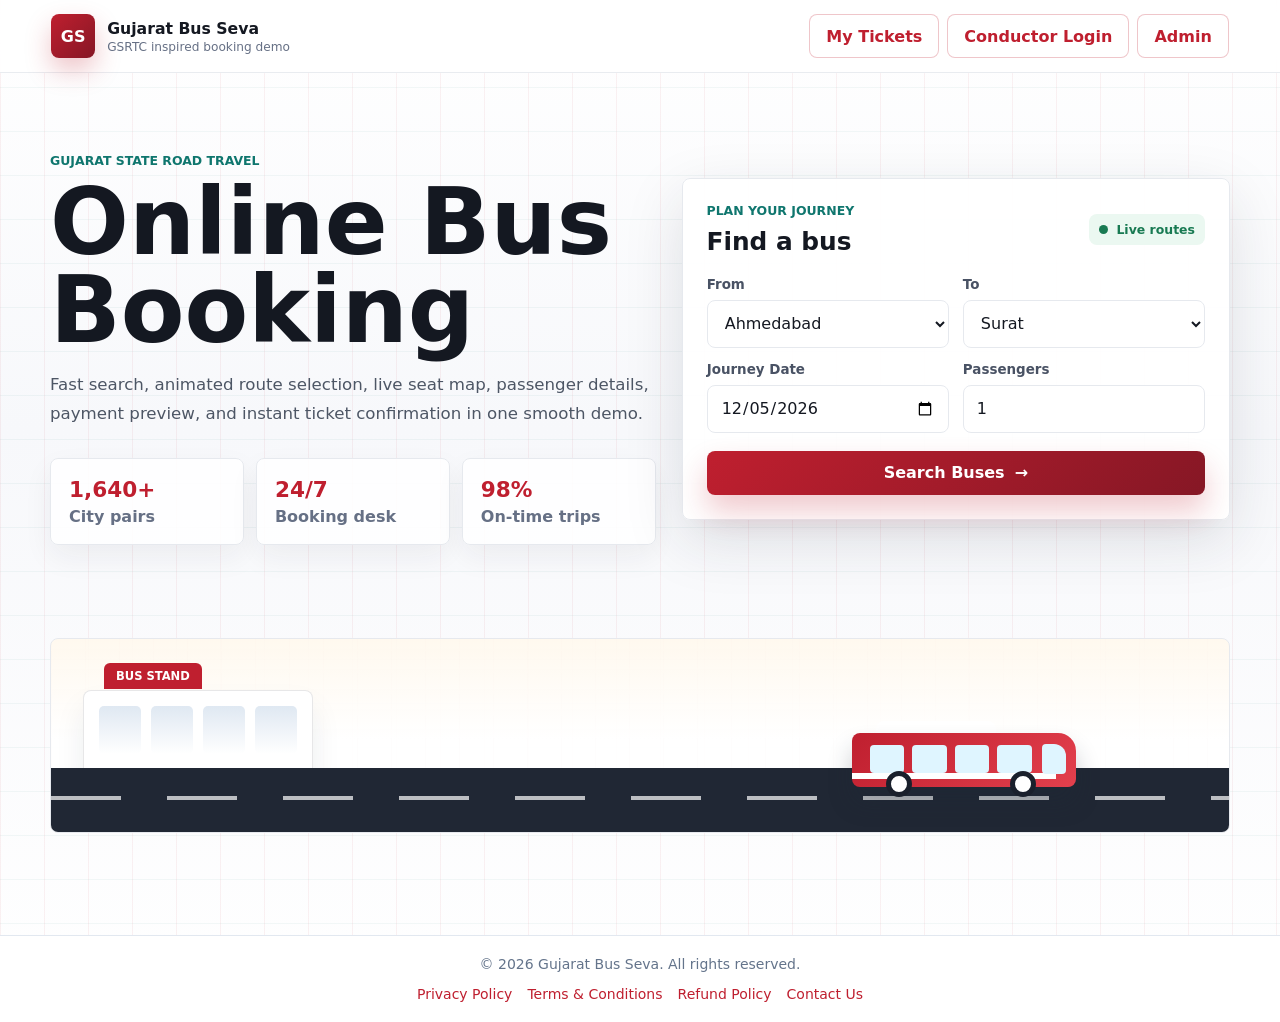
<file: index.html>
<!DOCTYPE html>
<html lang="en">
<head>
  <meta charset="UTF-8">
  <meta name="viewport" content="width=device-width, initial-scale=1.0">
  <title>Gujarat Bus Seva | Online Bus Booking</title>
  <meta http-equiv="refresh" content="0;url=search.html">
</head>
<body>
  <p>Loading Gujarat Bus Seva... <a href="search.html">Click here</a> if not redirected.</p>
</body>
</html>
</file>
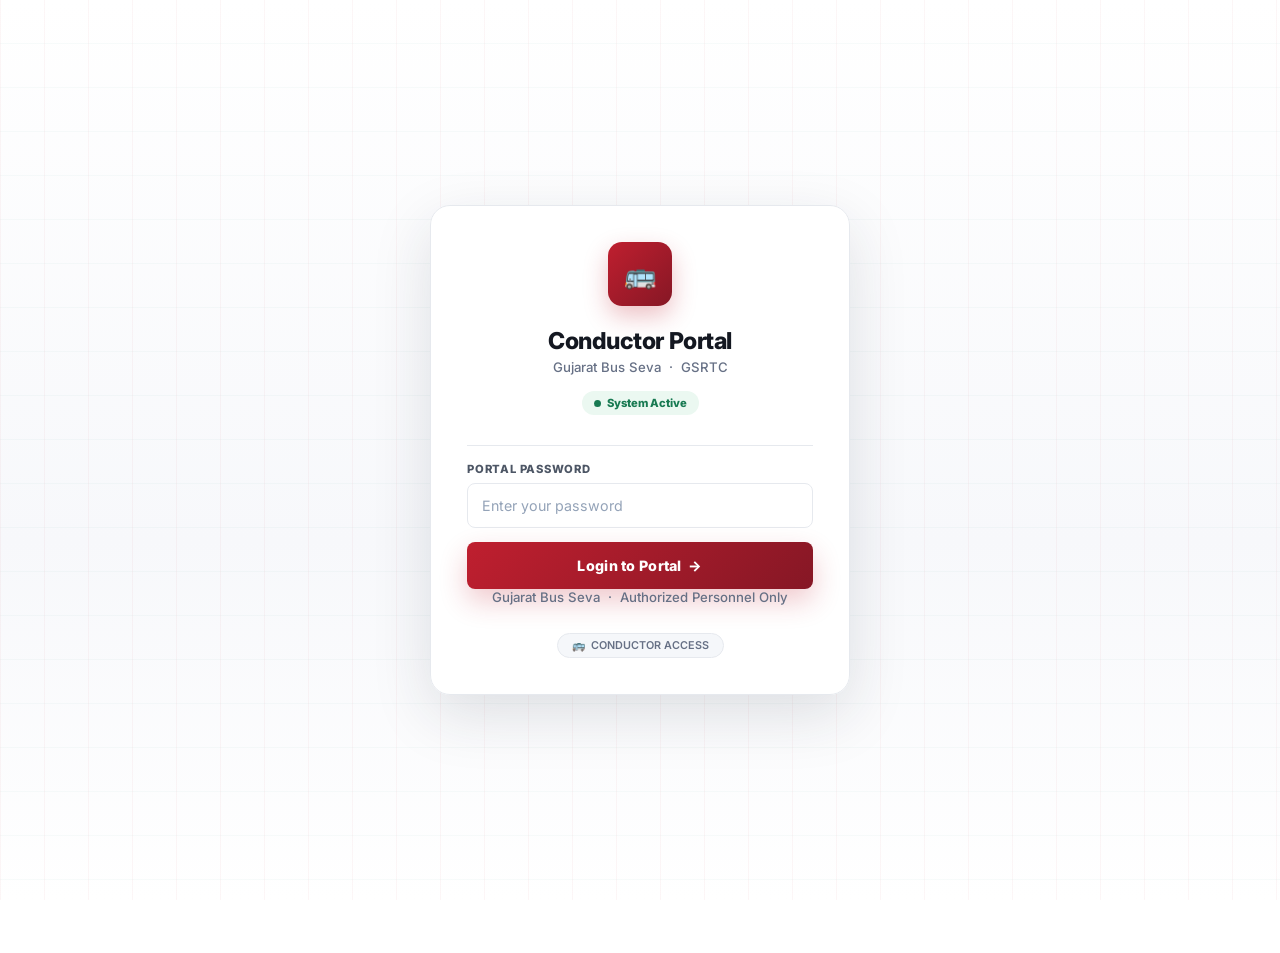
<file: conductor.html>
﻿<!DOCTYPE html>
<html lang="en">
<head>
  <meta charset="UTF-8">
  <meta name="viewport" content="width=device-width, initial-scale=1.0">
  <title>Conductor Portal | Gujarat Bus Seva</title>
  <link rel="preconnect" href="https://fonts.googleapis.com">
  <link rel="preconnect" href="https://fonts.gstatic.com" crossorigin>
  <link href="https://fonts.googleapis.com/css2?family=Inter:wght@400;500;600;700;800;900&display=swap" rel="stylesheet">
  <link rel="preconnect" href="https://cdn.jsdelivr.net">
  <script>history.scrollRestoration='manual';window.scrollTo(0,0);</script>
  <link rel="stylesheet" href="conductor.css">
</head>
<body>

  <!-- ===== PASSWORD LOGIN OVERLAY ===== -->
  <style>
    html, body {
      margin: 0;
      padding: 0;
      height: 100%;
      overflow: hidden;
    }
    #conductorLoginOverlay {
      position: fixed;
      inset: 0;
      z-index: 9999;
      display: flex;
      align-items: center;
      justify-content: center;
      overflow: hidden;
      font-family: 'Inter', ui-sans-serif, system-ui, sans-serif;
      background:
        linear-gradient(90deg, rgba(191, 31, 47, 0.04) 1px, transparent 1px),
        linear-gradient(0deg, rgba(15, 118, 110, 0.03) 1px, transparent 1px),
        linear-gradient(180deg, #fff 0%, #f7f8fb 60%, #fff 100%);
      background-size: 44px 44px, 44px 44px, auto;
    }

    .c-login-card {
      width: 100%;
      max-width: 420px;
      max-height: 96vh;
      overflow-y: auto;
      padding: 36px 36px;
      background: rgba(255, 255, 255, 0.97);
      backdrop-filter: blur(20px);
      border: 1px solid #e6e9ee;
      border-radius: 20px;
      box-shadow: 0 20px 60px rgba(31, 41, 55, 0.13);
      text-align: center;
      animation: c-slideUp 0.5s cubic-bezier(0.16, 1, 0.3, 1) forwards;
    }
    @keyframes c-slideUp {
      from { opacity: 0; transform: translateY(28px) scale(0.97); }
      to   { opacity: 1; transform: translateY(0) scale(1); }
    }
    @keyframes c-float {
      0%, 100% { transform: translateY(0); }
      50%       { transform: translateY(-8px); }
    }
    @keyframes c-shake {
      0%, 100% { transform: translateX(0); }
      20%, 60%  { transform: translateX(-5px); }
      40%, 80%  { transform: translateX(5px); }
    }
    .c-login-logo {
      width: 64px;
      height: 64px;
      border-radius: 14px;
      background: linear-gradient(135deg, #bf1f2f, #861725);
      display: flex;
      align-items: center;
      justify-content: center;
      margin: 0 auto 20px;
      font-size: 26px;
      box-shadow: 0 10px 24px rgba(191, 31, 47, 0.28);
      animation: c-float 3.5s ease-in-out infinite;
    }
    .c-login-card h2 {
      margin: 0 0 4px;
      color: #141821;
      font-size: 1.55rem;
      font-weight: 800;
      letter-spacing: -0.02em;
    }
    .c-login-card > p {
      margin: 0 0 16px;
      color: #667085;
      font-size: 0.88rem;
      font-weight: 500;
    }
    .c-login-divider {
      height: 1px;
      background: #e6e9ee;
      margin: 16px 0;
    }
    .c-login-label {
      display: block;
      text-align: left;
      margin-bottom: 7px;
      color: #4d5665;
      font-size: 0.75rem;
      font-weight: 800;
      letter-spacing: 0.07em;
      text-transform: uppercase;
    }
    .c-login-input {
      width: 100%;
      padding: 13px 14px;
      background: #fff;
      border: 1px solid #e6e9ee;
      border-radius: 8px;
      color: #141821;
      font-size: 0.95rem;
      font-family: 'Inter', sans-serif;
      outline: none;
      box-sizing: border-box;
      transition: border 180ms ease, box-shadow 180ms ease, transform 180ms ease;
      margin-bottom: 14px;
    }
    .c-login-input:focus {
      border-color: rgba(191, 31, 47, 0.55);
      box-shadow: 0 0 0 4px rgba(191, 31, 47, 0.1);
      transform: translateY(-2px);
    }
    .c-login-input::placeholder { color: #94a3b8; }
    #conductorLoginError {
      display: none;
      background: #fff5f6;
      border: 1px solid rgba(191, 31, 47, 0.25);
      border-radius: 8px;
      padding: 10px 14px;
      color: #bf1f2f;
      font-size: 0.85rem;
      font-weight: 600;
      text-align: left;
      margin-bottom: 14px;
      animation: c-shake 0.4s ease;
    }
    .c-login-btn {
      width: 100%;
      padding: 15px;
      background: linear-gradient(135deg, #bf1f2f, #861725);
      color: #fff;
      border: none;
      border-radius: 8px;
      font-size: 0.95rem;
      font-weight: 800;
      font-family: 'Inter', sans-serif;
      cursor: pointer;
      letter-spacing: 0.02em;
      box-shadow: 0 12px 28px rgba(191, 31, 47, 0.24);
      transition: transform 200ms cubic-bezier(0.34, 1.56, 0.64, 1), box-shadow 200ms ease;
    }
    .c-login-btn:hover {
      transform: translateY(-3px) scale(1.02);
      box-shadow: 0 20px 40px rgba(191, 31, 47, 0.30);
    }
    .c-login-btn:active { transform: translateY(0); }
    .c-login-footer {
      margin-top: 22px;
      color: #94a3b8;
      font-size: 0.78rem;
      font-weight: 500;
    }
    .c-login-badge {
      display: inline-flex;
      align-items: center;
      gap: 6px;
      margin-top: 12px;
      padding: 5px 14px;
      border: 1px solid #e6e9ee;
      border-radius: 9999px;
      background: #f5f7fa;
      font-size: 0.72rem;
      color: #667085;
      font-weight: 600;
    }
    .c-live-pill {
      display: inline-flex;
      align-items: center;
      gap: 6px;
      padding: 5px 12px;
      background: #ebf8f1;
      border-radius: 9999px;
      font-size: 0.75rem;
      font-weight: 800;
      color: #187a52;
      margin-bottom: 14px;
    }
    .c-live-dot {
      width: 7px;
      height: 7px;
      border-radius: 50%;
      background: #187a52;
      animation: c-pulse-green 1.8s infinite;
    }
    @keyframes c-pulse-green {
      0%   { box-shadow: 0 0 0 0 rgba(24,122,82,0.5); }
      70%  { box-shadow: 0 0 0 6px rgba(24,122,82,0); }
      100% { box-shadow: 0 0 0 0 rgba(24,122,82,0); }
    }
  </style>

  <div id="conductorLoginOverlay">
    <div class="c-login-card">

      <div class="c-login-logo">🚌</div>

      <h2>Conductor Portal</h2>
      <p>Gujarat Bus Seva &nbsp;&middot;&nbsp; GSRTC</p>

      <div class="c-live-pill">
        <span class="c-live-dot"></span>
        System Active
      </div>

      <div class="c-login-divider"></div>

      <div style="text-align:left;">
        <label class="c-login-label" for="conductorPasswordInput">Portal Password</label>
        <input
          type="password"
          id="conductorPasswordInput"
          class="c-login-input"
          placeholder="Enter your password"
          autocomplete="off"
          onkeydown="if(event.key==='Enter') document.getElementById('conductorLoginBtn').click()"
        >
      </div>

      <div id="conductorLoginError">⚠ Incorrect password. Please try again.</div>

      <button id="conductorLoginBtn" class="c-login-btn" onclick="checkConductorPassword()">
        Login to Portal &nbsp;&rarr;
      </button>

      <p class="c-login-footer">Gujarat Bus Seva &nbsp;&middot;&nbsp; Authorized Personnel Only</p>
      <div class="c-login-badge">🚌 &nbsp;CONDUCTOR ACCESS</div>

    </div>
  </div>

  <script>
    function checkConductorPassword() {
      const input = document.getElementById('conductorPasswordInput');
      const error = document.getElementById('conductorLoginError');
      const btn   = document.getElementById('conductorLoginBtn');
      if (input.value === 'conductor123') {
        const overlay = document.getElementById('conductorLoginOverlay');
        overlay.style.opacity = '0';
        overlay.style.transition = 'opacity 400ms ease';
        setTimeout(() => {
          overlay.style.display = 'none';
          // Restore scrolling for the portal
          document.documentElement.style.overflow = 'auto';
          document.body.style.overflow = 'auto';
          document.documentElement.style.height = 'auto'; document.body.style.height = 'auto';
        }, 420);
      } else {
        error.style.display = 'block';
        input.style.borderColor = 'rgba(191,31,47,0.7)';
        btn.textContent = 'Try Again →';
        input.value = '';
        input.focus();
      }
    }
  </script>

  <!-- HEADER -->
  <header class="c-header">
    <div class="c-brand">
      <div class="c-brand-mark">
        <svg width="22" height="22" viewBox="0 0 24 24" fill="none" stroke="currentColor" stroke-width="2.5" stroke-linecap="round" stroke-linejoin="round"><rect x="1" y="3" width="15" height="13" rx="2"/><path d="M16 8h4l3 5v3h-7V8z"/><circle cx="5.5" cy="18.5" r="2.5"/><circle cx="18.5" cy="18.5" r="2.5"/></svg>
      </div>
      <div>
        <strong>Conductor Portal</strong>
        <small>Gujarat Bus Seva · GSRTC</small>
      </div>
    </div>
    <div class="c-header-right">
      <span class="c-status-pill" id="statusPill">
        <span class="c-status-dot"></span>
        <span id="statusText">Live System</span>
      </span>
      <a href="search.html" class="c-back-link">← Booking Site</a>
    </div>
  </header>

  <!-- STEP INDICATOR -->
  <div class="c-steps-bar">
    <div class="c-steps">
      <div class="c-step active" id="step1Ind">
        <div class="c-step-num">1</div>
        <span>Select Bus & Route</span>
      </div>
      <div class="c-step-line"></div>
      <div class="c-step" id="step2Ind">
        <div class="c-step-num">2</div>
        <span>Choose Date</span>
      </div>
      <div class="c-step-line"></div>
      <div class="c-step" id="step3Ind">
        <div class="c-step-num">3</div>
        <span>Passenger List</span>
      </div>
    </div>
  </div>

  <main class="c-main">

    <!-- ===== STEP 1: SELECT BUS ===== -->
    <section class="c-section" id="sectionStep1">
      <div class="c-section-head">
        <div>
          <p class="c-eyebrow">Step 1 of 3</p>
          <h2>Select Your Bus & Route</h2>
          <p class="c-sub">Choose the bus you are conducting today</p>
        </div>
      </div>

      <div class="c-filter-bar">
        <div class="c-filter-group">
          <label for="filterFrom">From City</label>
          <select id="filterFrom">
            <option value="">All Cities</option>
          </select>
        </div>
        <div class="c-filter-group">
          <label for="filterTo">To City</label>
          <select id="filterTo">
            <option value="">All Cities</option>
          </select>
        </div>
        <div class="c-filter-group">
          <label for="filterBusName">Bus Name / Type</label>
          <input type="text" id="filterBusName" placeholder="e.g. Saurashtra, Volvo…">
        </div>
        <button class="c-btn-secondary" id="clearFiltersBtn">Clear Filters</button>
      </div>

      <div class="c-bus-grid" id="busGrid">
        <!-- Bus cards rendered here -->
      </div>

      <div class="c-empty" id="busEmpty" style="display:none;">
        <div class="c-empty-icon">🚌</div>
        <p>No buses match your filters. Try clearing filters.</p>
      </div>
    </section>

    <!-- ===== STEP 2: SELECT DATE ===== -->
    <section class="c-section" id="sectionStep2" style="display:none;">
      <div class="c-section-head">
        <button class="c-back-btn" id="backToStep1Btn">← Back</button>
        <div>
          <p class="c-eyebrow">Step 2 of 3</p>
          <h2>Choose Journey Date</h2>
          <p class="c-sub" id="selectedBusLabel">Loading…</p>
        </div>
      </div>

      <div class="c-date-card">
        <div class="c-date-card-inner">
          <div class="c-date-icon">📅</div>
          <div>
            <label for="journeyDatePicker" class="c-date-label">Select Date</label>
            <input type="date" id="journeyDatePicker" class="c-date-input">
          </div>
        </div>
        <div class="c-quick-dates" id="quickDates">
          <!-- Quick date chips rendered here -->
        </div>
      </div>

      <div style="display:flex; justify-content:flex-end; margin-top:32px;">
        <button class="c-btn-primary" id="proceedToListBtn">
          View Passenger List
          <svg width="18" height="18" viewBox="0 0 24 24" fill="none" stroke="currentColor" stroke-width="2.5" stroke-linecap="round" stroke-linejoin="round"><path d="M5 12h14M12 5l7 7-7 7"/></svg>
        </button>
      </div>
    </section>

    <!-- ===== STEP 3: PASSENGER LIST ===== -->
    <section class="c-section" id="sectionStep3" style="display:none;">
      <div class="c-section-head">
        <button class="c-back-btn" id="backToStep2Btn">← Back</button>
        <div>
          <p class="c-eyebrow">Step 3 of 3</p>
          <h2>Passenger List</h2>
          <p class="c-sub" id="listSubLabel">Loading…</p>
        </div>
        <div class="c-action-btns">
          <button class="c-btn-secondary" id="refreshListBtn">
            <svg width="16" height="16" viewBox="0 0 24 24" fill="none" stroke="currentColor" stroke-width="2.5" stroke-linecap="round" stroke-linejoin="round"><polyline points="23 4 23 10 17 10"/><polyline points="1 20 1 14 7 14"/><path d="M3.51 9a9 9 0 0 1 14.85-3.36L23 10M1 14l4.64 4.36A9 9 0 0 0 20.49 15"/></svg>
            Refresh
          </button>
          <button class="c-btn-download" id="downloadCsvBtn">
            <svg width="16" height="16" viewBox="0 0 24 24" fill="none" stroke="currentColor" stroke-width="2.5" stroke-linecap="round" stroke-linejoin="round"><path d="M21 15v4a2 2 0 0 1-2 2H5a2 2 0 0 1-2-2v-4"/><polyline points="7 10 12 15 17 10"/><line x1="12" y1="15" x2="12" y2="3"/></svg>
            Download CSV
          </button>
          <button class="c-btn-print" id="printListBtn">
            <svg width="16" height="16" viewBox="0 0 24 24" fill="none" stroke="currentColor" stroke-width="2.5" stroke-linecap="round" stroke-linejoin="round"><polyline points="6 9 6 2 18 2 18 9"/><path d="M6 18H4a2 2 0 0 1-2-2v-5a2 2 0 0 1 2-2h16a2 2 0 0 1 2 2v5a2 2 0 0 1-2 2h-2"/><rect x="6" y="14" width="12" height="8"/></svg>
            Print
          </button>
        </div>
      </div>

      <!-- Summary Cards -->
      <div class="c-stat-grid" id="statGrid">
        <div class="c-stat-card">
          <span class="c-stat-icon">💺</span>
          <div>
            <strong id="statSeats">0</strong>
            <span>Seats Booked</span>
          </div>
        </div>
      </div>

      <!-- Search in list -->
      <div class="c-list-controls">
        <div class="c-search-wrap">
          <svg width="16" height="16" viewBox="0 0 24 24" fill="none" stroke="currentColor" stroke-width="2.5" stroke-linecap="round" stroke-linejoin="round"><circle cx="11" cy="11" r="8"/><line x1="21" y1="21" x2="16.65" y2="16.65"/></svg>
          <input type="text" id="listSearch" placeholder="Search by name, PNR, seat…">
        </div>
        <span class="c-count-badge" id="countBadge">0 passengers</span>
      </div>

      <!-- Passenger Table -->
      <div class="c-table-wrap">
        <table class="c-table" id="passengerTable">
          <thead>
            <tr>
              <th>#</th>
              <th>PNR</th>
              <th>Passenger Name</th>
              <th>Mobile</th>
              <th>Seat(s)</th>
              <th>Category</th>
              <th>Boarding Point</th>
              <th>Amount</th>
              <th>Booked At</th>
              <th>Status</th>
            </tr>
          </thead>
          <tbody id="passengerTableBody">
            <tr><td colspan="10" class="c-loading">Loading passengers…</td></tr>
          </tbody>
        </table>
      </div>

      <div class="c-empty" id="listEmpty" style="display:none;">
        <div class="c-empty-icon">📋</div>
        <p>No passengers booked for this bus on selected date.</p>
      </div>
    </section>

  </main>

  <!-- TOAST -->
  <div class="c-toast" id="cToast"></div>

  <script src="env.js"></script>
  <script src="conductor.js"></script>
</body>
</html>
</file>
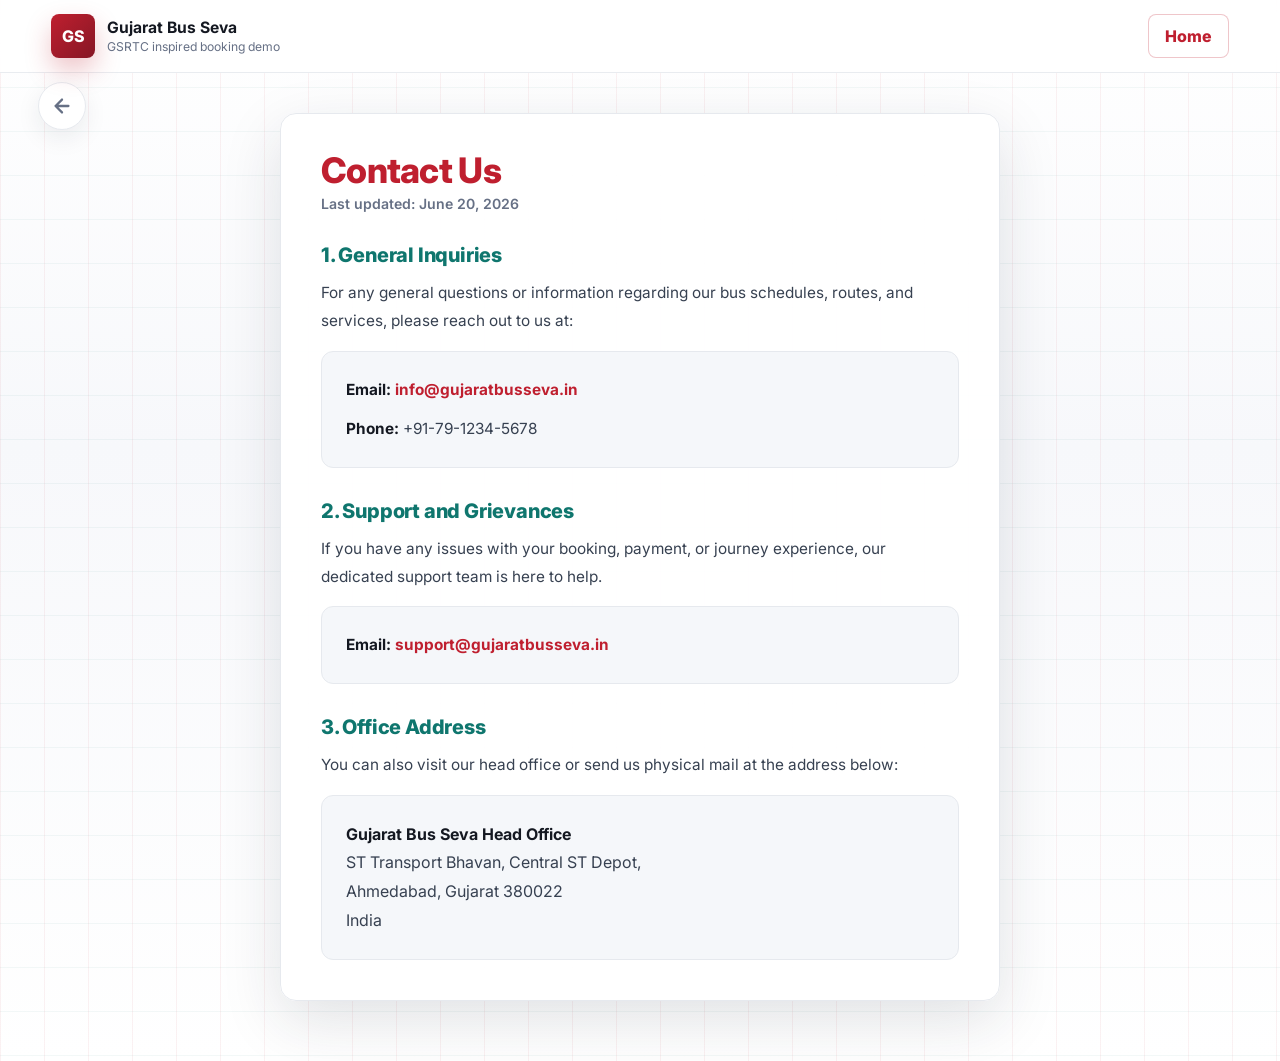
<file: contact.html>
<!DOCTYPE html>
<html lang="en">
<head>
  <meta charset="UTF-8">
  <meta name="viewport" content="width=device-width, initial-scale=1.0">
  <title>Contact Us | Gujarat Bus Seva</title>
  <link rel="preconnect" href="https://fonts.googleapis.com">
  <link rel="preconnect" href="https://fonts.gstatic.com" crossorigin>
  <link href="https://fonts.googleapis.com/css2?family=Inter:wght@400;500;600;700;800;900&display=swap" rel="stylesheet">
  <link rel="stylesheet" href="styles.css">
  <style>
    body {
      font-family: 'Inter', sans-serif;
    }
    .legal-container {
      max-width: 720px;
      margin: 40px auto 60px;
      padding: 40px;
      background: rgba(255, 255, 255, 0.95);
      border-radius: 16px;
      border: 1px solid var(--line);
      box-shadow: var(--shadow);
    }
    .legal-container h1 {
      font-size: 2.2rem;
      margin: 0 0 8px;
      color: var(--red);
      font-weight: 800;
      letter-spacing: -0.02em;
    }
    .last-updated {
      color: var(--muted);
      font-size: 0.88rem;
      margin-bottom: 32px;
      font-weight: 600;
      display: block;
    }
    .legal-container h2 {
      font-size: 1.25rem;
      margin-top: 32px;
      margin-bottom: 12px;
      color: var(--teal);
      font-weight: 800;
      letter-spacing: -0.01em;
    }
    .legal-container p {
      line-height: 1.8;
      color: #374151;
      font-size: 0.96rem;
      margin-bottom: 16px;
    }
    .contact-details {
      background: var(--soft);
      border: 1px solid var(--line);
      border-radius: 12px;
      padding: 24px;
      margin-top: 16px;
    }
    .contact-details p {
      margin-bottom: 12px;
    }
    .contact-details p:last-child {
      margin-bottom: 0;
    }
    .contact-details strong {
      color: var(--ink);
    }
    .contact-details a {
      color: var(--red);
      font-weight: 700;
      text-decoration: none;
      transition: color 180ms ease;
    }
    .contact-details a:hover {
      color: var(--red-dark);
      text-decoration: underline;
    }
  </style>
</head>
<body>
  <header class="topbar">
    <div class="brand">
      <span class="brand-mark">GS</span>
      <div>
        <strong>Gujarat Bus Seva</strong>
        <small>GSRTC inspired booking demo</small>
      </div>
    </div>
    <a href="search.html" class="ghost-button" style="text-decoration: none; display: flex; align-items: center;">Home</a>
  </header>

  <button class="floating-back" type="button" onclick="window.location.href='search.html'" aria-label="Go Back">
    <svg viewBox="0 0 24 24" fill="none" stroke="currentColor" stroke-linecap="round" stroke-linejoin="round"><path d="M19 12H5M12 19l-7-7 7-7"/></svg>
  </button>

  <main>
    <article class="legal-container">
      <h1>Contact Us</h1>
      <span class="last-updated">Last updated: June 20, 2026</span>
      
      <h2>1. General Inquiries</h2>
      <p>For any general questions or information regarding our bus schedules, routes, and services, please reach out to us at:</p>
      
      <div class="contact-details">
        <p><strong>Email:</strong> <a href="mailto:info@gujaratbusseva.in">info@gujaratbusseva.in</a></p>
        <p><strong>Phone:</strong> +91-79-1234-5678</p>
      </div>

      <h2>2. Support and Grievances</h2>
      <p>If you have any issues with your booking, payment, or journey experience, our dedicated support team is here to help.</p>
      
      <div class="contact-details">
        <p><strong>Email:</strong> <a href="mailto:support@gujaratbusseva.in">support@gujaratbusseva.in</a></p>
      </div>

      <h2>3. Office Address</h2>
      <p>You can also visit our head office or send us physical mail at the address below:</p>
      
      <div class="contact-details" style="line-height: 1.8; color: #374151;">
        <strong>Gujarat Bus Seva Head Office</strong><br>
        ST Transport Bhavan, Central ST Depot,<br>
        Ahmedabad, Gujarat 380022<br>
        India
      </div>
    </article>
  </main>
</body>
</html>
</file>
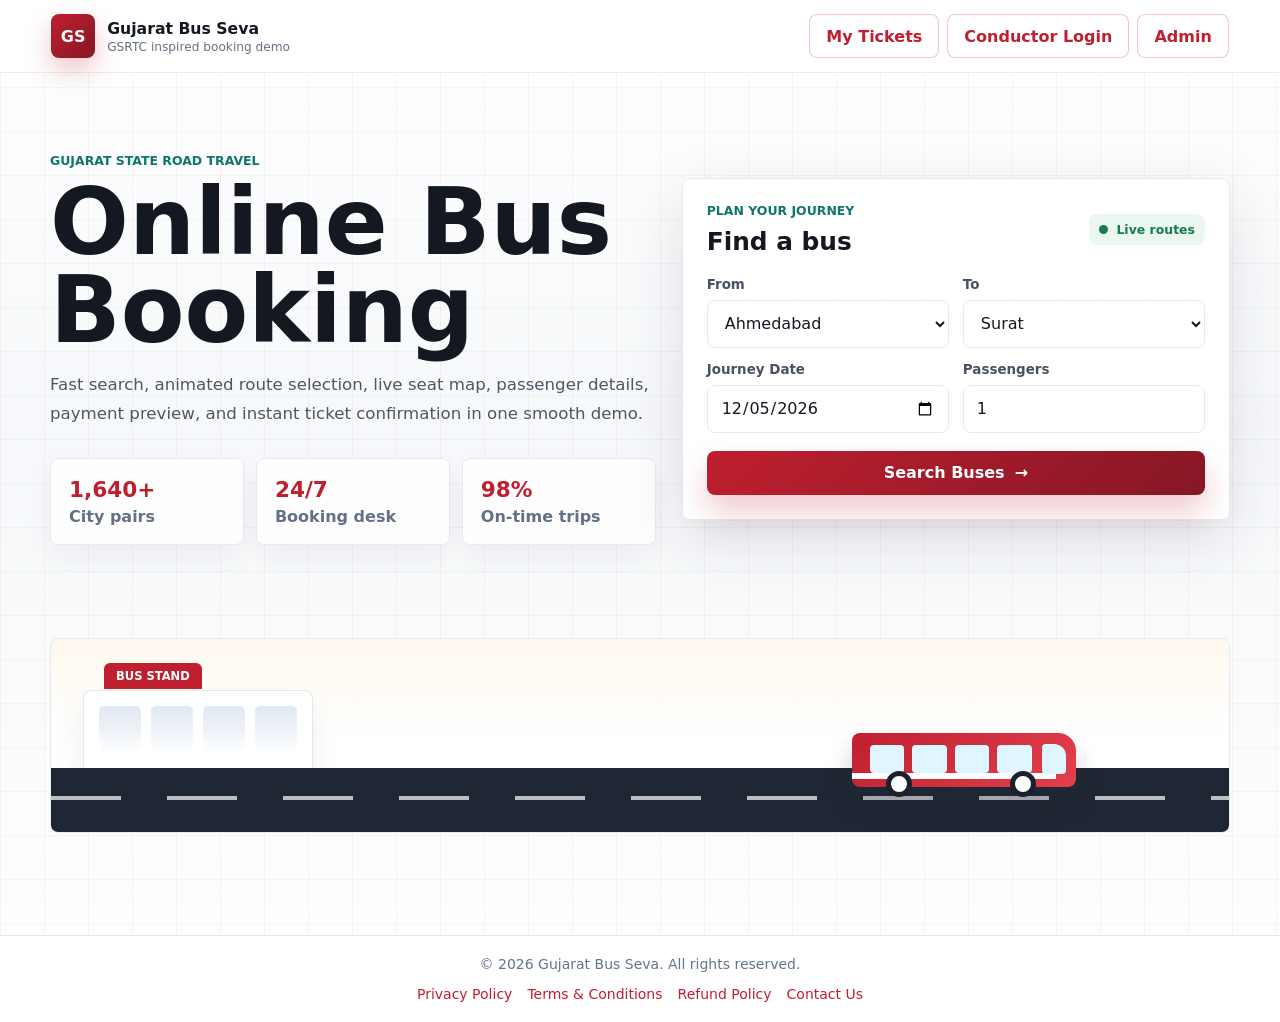
<file: payment.html>
﻿<!DOCTYPE html>
<html lang="en">

<head>
  <meta charset="UTF-8">
  <meta name="viewport" content="width=device-width, initial-scale=1.0">
  <title>Payment | Gujarat Bus Seva</title>
  <link rel="preconnect" href="https://cdn.jsdelivr.net">
  <link rel="preconnect" href="https://checkout.razorpay.com">
  <link rel="stylesheet" href="styles.css">
  <script>history.scrollRestoration = 'manual'; window.scrollTo(0, 0);</script>
</head>

<body>
  <header class="topbar">
    <div class="brand">
      <span class="brand-mark">GS</span>
      <div>
        <strong>Gujarat Bus Seva</strong>
        <small>GSRTC inspired booking demo</small>
      </div>
    </div>
    <nav class="header-nav">
      <button class="ghost-button" id="myTicketsBtn" type="button">My Tickets</button>
      <a href="conductor.html" class="ghost-button" style="display:inline-flex;align-items:center;gap:6px;text-decoration:none;">Conductor Login</a>
      <a href="admin.html" class="ghost-button" style="display:inline-flex;align-items:center;gap:6px;text-decoration:none;">Admin</a>
    </nav>
  </header>
  <main>
    <div class="page" id="page-payment" style="display:block; opacity:1; transform:none;">
      <button class="floating-back" id="backToSeats" type="button" onclick="window.location.href='seats.html'"
        aria-label="Go Back">
        <svg viewBox="0 0 24 24" fill="none" stroke="currentColor" stroke-linecap="round" stroke-linejoin="round">
          <path d="M19 12H5M12 19l-7-7 7-7" />
        </svg>
      </button>

      <section class="payment-panel panel reveal page-transition" id="payment">
        <div class="section-heading">
          <div>
            <p class="eyebrow">Passenger and payment</p>
            <h2>Complete booking</h2>
          </div>
          <span class="secure-pill">Secure demo checkout</span>
        </div>

        <div class="checkout-grid">
          <form class="passenger-form" id="passengerForm">
            <label>
              <span>Passenger Name</span>
              <input id="passengerName" type="text" placeholder="Enter full name" required>
            </label>
            <label>
              <span>Mobile Number</span>
              <input id="mobileNumber" type="tel" placeholder="10 digit mobile" pattern="[0-9]{10}" required>
            </label>
            <label>
              <span>Email</span>
              <input id="emailAddress" type="email" placeholder="name@example.com" required>
            </label>
            <label>
              <span>Boarding Point</span>
              <select id="boardingPoint">
                <option>Central Bus Stand</option>
                <option>Geeta Mandir Terminal</option>
                <option>Railway Station Pickup</option>
                <option>City Circle Stand</option>
              </select>
            </label>
          </form>

          <div class="payment-box">
            <div
              style="text-align:center; margin-bottom: 24px; padding: 20px; background: #f8fafc; border-radius: 8px; border: 1px solid #e2e8f0;">
              <p style="margin: 0 0 10px; font-weight: 600; color: #1e293b;">Secure Razorpay Checkout</p>
              <p style="margin: 0; font-size: 0.9rem; color: #64748b;">
                Razorpay ka secure checkout open hoga. Test mode me card details ke liye dummy values use karein.
              </p>
              <div style="margin-top: 14px; display: grid; grid-template-columns: 1fr; gap: 10px;">
                <div
                  style="text-align:left; padding: 12px 14px; background:#fff; border:1px solid #e2e8f0; border-radius: 8px;">
                  <p style="margin:0 0 8px; font-weight:700; color:#1e293b;">Razorpay Test Card (Dummy)</p>
                  <p style="margin:0; color:#475569; font-size:0.92rem; line-height:1.45;">
                    Card Number: <strong>4242 4242 4242 4242</strong><br>
                    Expiry: <strong>12/34</strong><br>
                    CVV: <strong>123</strong>
                  </p>
                </div>
                <p style="margin:0; color:#64748b; font-size:0.85rem;">
                  Note: Exact test cards Razorpay sandbox/test mode ke hisaab se vary kar sakte hain. Agar failure aaye
                  to Razorpay dashboard me provided test cards follow karein.
                </p>
              </div>
            </div>
            <button class="primary-button full-width" id="payNowBtn" type="button">Pay with Razorpay</button>
          </div>
        </div>
      </section>
    </div>
  </main>

  <footer
    style="text-align: center; padding: 20px; font-size: 14px; color: #64748b; margin-top: 40px; border-top: 1px solid #e2e8f0; background: #fff;">
    <p>&copy; 2026 Gujarat Bus Seva. All rights reserved.</p>
    <div style="margin-top: 10px; display: flex; justify-content: center; gap: 15px;">
      <a href="privacy.html" style="color: #bf1f2f; text-decoration: none;">Privacy Policy</a>
      <a href="terms.html" style="color: #bf1f2f; text-decoration: none;">Terms & Conditions</a>
      <a href="refunds.html" style="color: #bf1f2f; text-decoration: none;">Refund Policy</a>
      <a href="contact.html" style="color: #bf1f2f; text-decoration: none;">Contact Us</a>
    </div>
  </footer>

  <div class="toast" id="toast" role="status" aria-live="polite"></div>

  <dialog class="ticket-dialog" id="ticketDialog">
    <div class="ticket">
      <button class="close-dialog" id="closeTicket" type="button" aria-label="Close ticket">x</button>
      <div class="ticket-top">
        <span class="brand-mark">GS</span>
        <div>
          <p class="eyebrow">Confirmed ticket</p>
          <h2>Gujarat Bus Seva</h2>
        </div>
      </div>
      <div class="ticket-route">
        <strong id="ticketFrom">Ahmedabad</strong>
        <span></span>
        <strong id="ticketTo">Surat</strong>
      </div>
      <div class="ticket-grid">
        <div><span>PNR</span><strong id="ticketPnr">GS000000</strong></div>
        <div><span>Date</span><strong id="ticketDate">--</strong></div>
        <div><span>Bus</span><strong id="ticketBus">--</strong></div>
        <div><span>Seats</span><strong id="ticketSeats">--</strong></div>
        <div><span>Category</span><strong id="ticketCategories">--</strong></div>
        <div><span>Passenger</span><strong id="ticketPassenger">--</strong></div>
        <div><span>Boarding</span><strong id="ticketBoarding">--</strong></div>
        <div><span>Amount</span><strong id="ticketAmount">Rs. 0</strong></div>
      </div>
      <button class="primary-button full-width" id="downloadTicketAction" type="button">Download Ticket</button>
    </div>
  </dialog>

  <script src="https://checkout.razorpay.com/v1/checkout.js"></script>
  <script src="env.js"></script>
  <script src="script.js"></script>

  <!-- My Tickets Auth Dialog -->
  <dialog class="my-tickets-dialog" id="myTicketsAuthDialog">
    <div class="ticket-auth">
      <button class="close-dialog" onclick="document.getElementById('myTicketsAuthDialog').close()" type="button" aria-label="Close">×</button>
      <div class="ticket-top" style="margin-bottom: 20px;">
        <span class="brand-mark">GS</span>
        <div>
          <p class="eyebrow">My Tickets</p>
          <h2>Find Your Journeys</h2>
        </div>
      </div>
      <p style="color: var(--muted); margin-bottom: 16px; font-size: 0.95rem;">Enter your booking details to fetch all your past and upcoming tickets.</p>
      
      <div style="margin-bottom: 14px;">
        <label style="display:block; margin-bottom: 6px; font-weight: 700; color: var(--ink); font-size: 0.85rem;">Mobile Number</label>
        <input type="tel" id="myTicketsMobile" placeholder="e.g. 9876543210" style="width: 100%; padding: 12px; border-radius: 8px; border: 1px solid var(--line);">
      </div>
      
      <div style="margin-bottom: 24px;">
        <label style="display:block; margin-bottom: 6px; font-weight: 700; color: var(--ink); font-size: 0.85rem;">Email Address</label>
        <input type="email" id="myTicketsEmail" placeholder="e.g. name@example.com" style="width: 100%; padding: 12px; border-radius: 8px; border: 1px solid var(--line);">
      </div>

      <button class="primary-button full-width" id="fetchMyTicketsBtn" type="button">Fetch My Tickets</button>
    </div>
  </dialog>

  <!-- My Tickets List Dialog -->
  <dialog class="my-tickets-list-dialog" id="myTicketsListDialog">
    <div class="tickets-list-container">
      <div style="display: flex; justify-content: space-between; align-items: center; margin-bottom: 20px; padding-bottom: 16px; border-bottom: 1px solid var(--line);">
        <div>
          <h2 style="margin: 0; font-size: 1.5rem;">My Tickets</h2>
          <p style="margin: 4px 0 0; color: var(--muted); font-size: 0.9rem;" id="myTicketsSubtitle">Tickets for ...</p>
        </div>
        <button class="close-dialog" style="position: static;" onclick="document.getElementById('myTicketsListDialog').close()" type="button" aria-label="Close">×</button>
      </div>

      <div class="tickets-tabs">
        <button class="tab-btn active" id="tabUpcoming" onclick="switchTicketTab('upcoming')">Upcoming Journeys</button>
        <button class="tab-btn" id="tabPast" onclick="switchTicketTab('past')">Past Journeys</button>
      </div>

      <div id="ticketsListContent" style="min-height: 250px; max-height: 50vh; overflow-y: auto; padding-right: 10px;">
        <!-- Tickets will be injected here via JS -->
      </div>
    </div>
  </dialog>
</body>

</html>
</file>
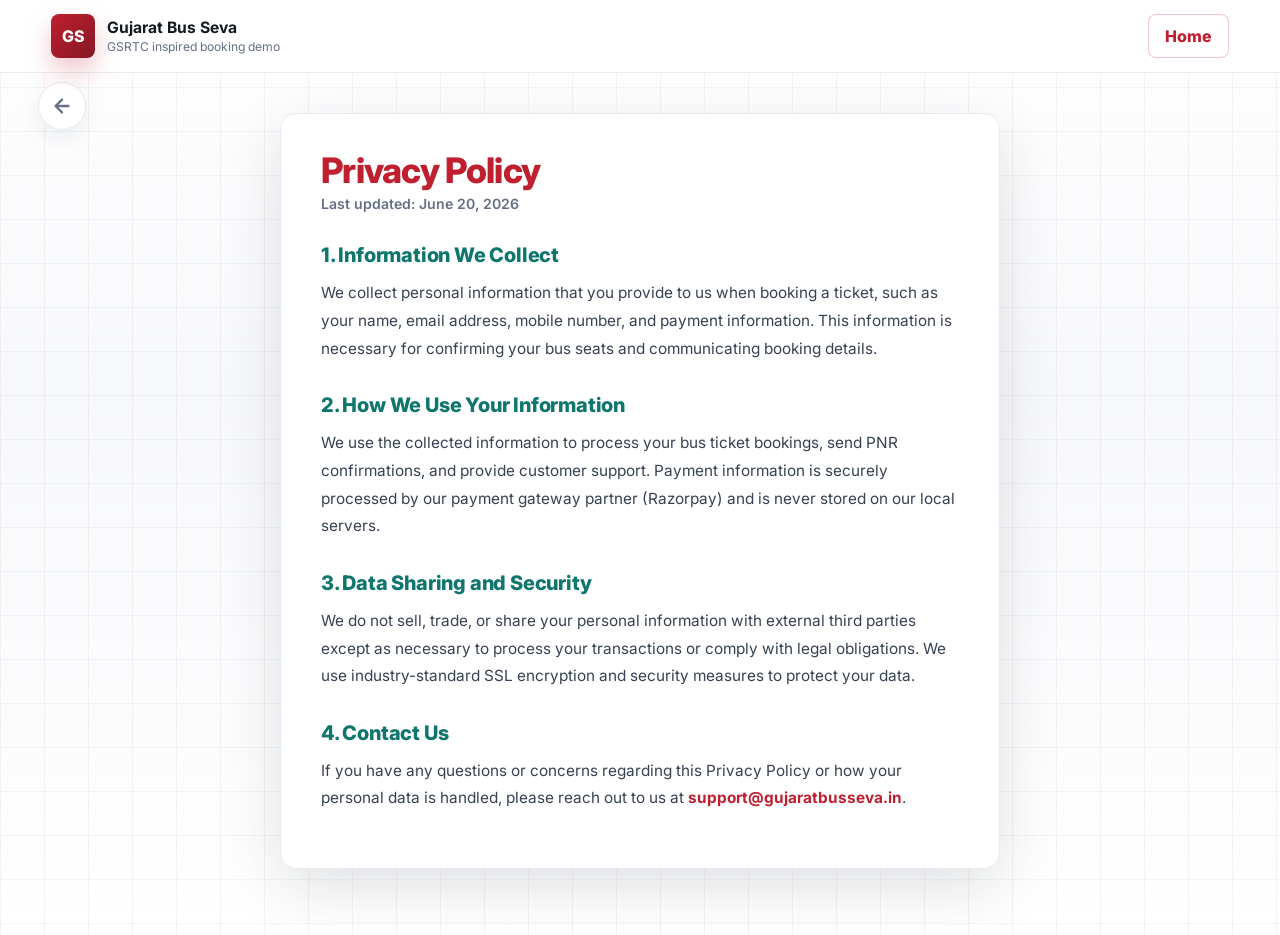
<file: privacy.html>
<!DOCTYPE html>
<html lang="en">
<head>
  <meta charset="UTF-8">
  <meta name="viewport" content="width=device-width, initial-scale=1.0">
  <title>Privacy Policy | Gujarat Bus Seva</title>
  <link rel="preconnect" href="https://fonts.googleapis.com">
  <link rel="preconnect" href="https://fonts.gstatic.com" crossorigin>
  <link href="https://fonts.googleapis.com/css2?family=Inter:wght@400;500;600;700;800;900&display=swap" rel="stylesheet">
  <link rel="stylesheet" href="styles.css">
  <style>
    body {
      font-family: 'Inter', sans-serif;
    }
    .legal-container {
      max-width: 720px;
      margin: 40px auto 60px;
      padding: 40px;
      background: rgba(255, 255, 255, 0.95);
      border-radius: 16px;
      border: 1px solid var(--line);
      box-shadow: var(--shadow);
    }
    .legal-container h1 {
      font-size: 2.2rem;
      margin: 0 0 8px;
      color: var(--red);
      font-weight: 800;
      letter-spacing: -0.02em;
    }
    .last-updated {
      color: var(--muted);
      font-size: 0.88rem;
      margin-bottom: 32px;
      font-weight: 600;
      display: block;
    }
    .legal-container h2 {
      font-size: 1.25rem;
      margin-top: 32px;
      margin-bottom: 12px;
      color: var(--teal);
      font-weight: 800;
      letter-spacing: -0.01em;
    }
    .legal-container p {
      line-height: 1.8;
      color: #374151;
      font-size: 0.96rem;
      margin-bottom: 16px;
    }
  </style>
</head>
<body>
  <header class="topbar">
    <div class="brand">
      <span class="brand-mark">GS</span>
      <div>
        <strong>Gujarat Bus Seva</strong>
        <small>GSRTC inspired booking demo</small>
      </div>
    </div>
    <a href="search.html" class="ghost-button" style="text-decoration: none; display: flex; align-items: center;">Home</a>
  </header>

  <button class="floating-back" type="button" onclick="window.location.href='search.html'" aria-label="Go Back">
    <svg viewBox="0 0 24 24" fill="none" stroke="currentColor" stroke-linecap="round" stroke-linejoin="round"><path d="M19 12H5M12 19l-7-7 7-7"/></svg>
  </button>

  <main>
    <article class="legal-container">
      <h1>Privacy Policy</h1>
      <span class="last-updated">Last updated: June 20, 2026</span>
      
      <h2>1. Information We Collect</h2>
      <p>We collect personal information that you provide to us when booking a ticket, such as your name, email address, mobile number, and payment information. This information is necessary for confirming your bus seats and communicating booking details.</p>

      <h2>2. How We Use Your Information</h2>
      <p>We use the collected information to process your bus ticket bookings, send PNR confirmations, and provide customer support. Payment information is securely processed by our payment gateway partner (Razorpay) and is never stored on our local servers.</p>

      <h2>3. Data Sharing and Security</h2>
      <p>We do not sell, trade, or share your personal information with external third parties except as necessary to process your transactions or comply with legal obligations. We use industry-standard SSL encryption and security measures to protect your data.</p>

      <h2>4. Contact Us</h2>
      <p>If you have any questions or concerns regarding this Privacy Policy or how your personal data is handled, please reach out to us at <a href="mailto:support@gujaratbusseva.in" style="color: var(--red); font-weight: 700;">support@gujaratbusseva.in</a>.</p>
    </article>
  </main>
</body>
</html>
</file>
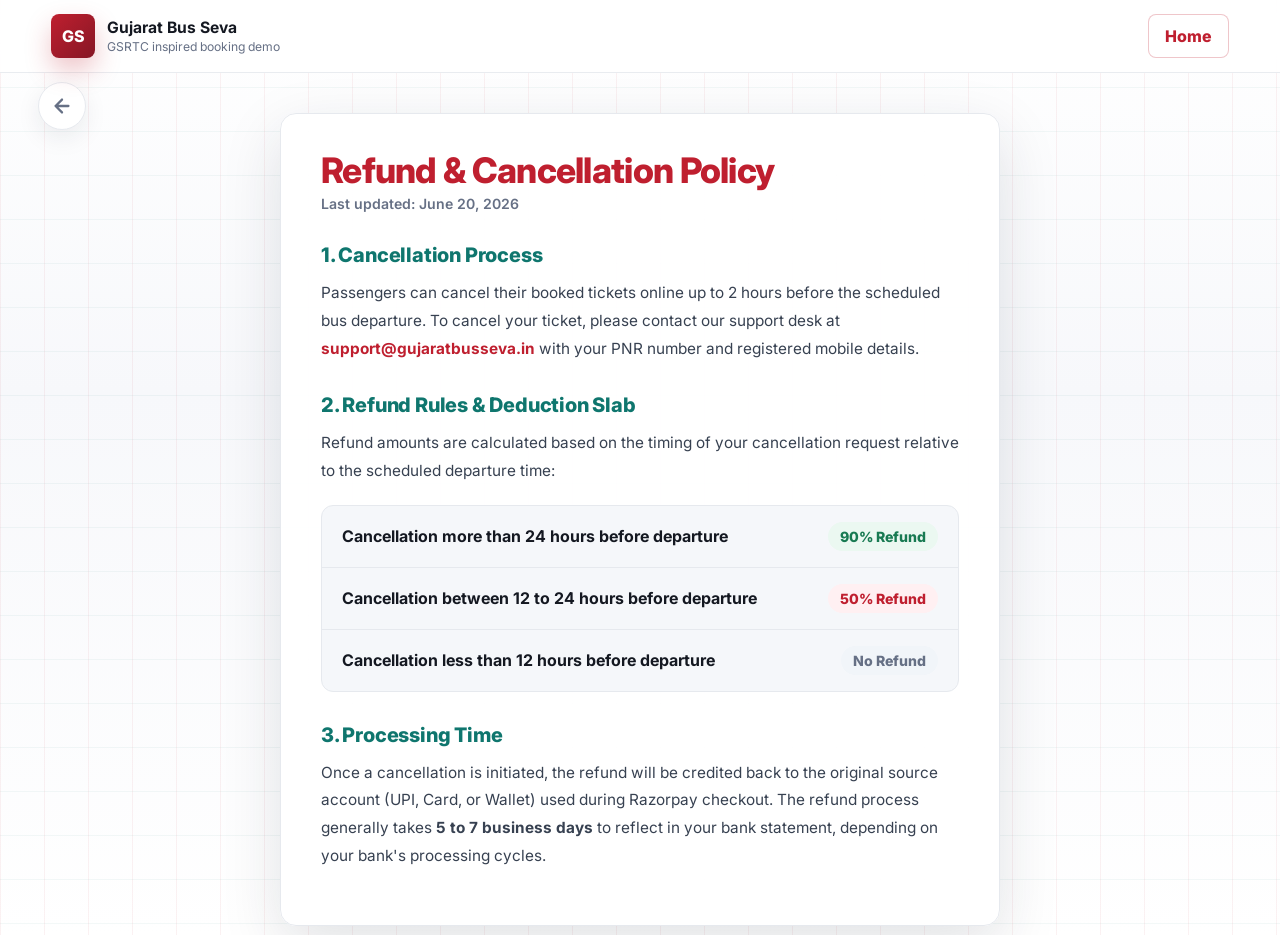
<file: refunds.html>
<!DOCTYPE html>
<html lang="en">
<head>
  <meta charset="UTF-8">
  <meta name="viewport" content="width=device-width, initial-scale=1.0">
  <title>Refund & Cancellation | Gujarat Bus Seva</title>
  <link rel="preconnect" href="https://fonts.googleapis.com">
  <link rel="preconnect" href="https://fonts.gstatic.com" crossorigin>
  <link href="https://fonts.googleapis.com/css2?family=Inter:wght@400;500;600;700;800;900&display=swap" rel="stylesheet">
  <link rel="stylesheet" href="styles.css">
  <style>
    body {
      font-family: 'Inter', sans-serif;
    }
    .legal-container {
      max-width: 720px;
      margin: 40px auto 60px;
      padding: 40px;
      background: rgba(255, 255, 255, 0.95);
      border-radius: 16px;
      border: 1px solid var(--line);
      box-shadow: var(--shadow);
    }
    .legal-container h1 {
      font-size: 2.2rem;
      margin: 0 0 8px;
      color: var(--red);
      font-weight: 800;
      letter-spacing: -0.02em;
    }
    .last-updated {
      color: var(--muted);
      font-size: 0.88rem;
      margin-bottom: 32px;
      font-weight: 600;
      display: block;
    }
    .legal-container h2 {
      font-size: 1.25rem;
      margin-top: 32px;
      margin-bottom: 12px;
      color: var(--teal);
      font-weight: 800;
      letter-spacing: -0.01em;
    }
    .legal-container p {
      line-height: 1.8;
      color: #374151;
      font-size: 0.96rem;
      margin-bottom: 16px;
    }
    .refund-policy-list {
      list-style-type: none;
      padding: 0;
      margin: 20px 0;
      background: var(--soft);
      border: 1px solid var(--line);
      border-radius: 12px;
      overflow: hidden;
    }
    .refund-policy-item {
      display: flex;
      justify-content: space-between;
      align-items: center;
      padding: 16px 20px;
      border-bottom: 1px solid var(--line);
    }
    .refund-policy-item:last-child {
      border-bottom: none;
    }
    .policy-duration {
      font-weight: 700;
      color: var(--ink);
    }
    .policy-rate {
      font-weight: 800;
      color: var(--red);
      background: #fff0f2;
      padding: 6px 12px;
      border-radius: 20px;
      font-size: 0.88rem;
    }
    .policy-rate.high-refund {
      color: var(--green);
      background: #ebf8f1;
    }
  </style>
</head>
<body>
  <header class="topbar">
    <div class="brand">
      <span class="brand-mark">GS</span>
      <div>
        <strong>Gujarat Bus Seva</strong>
        <small>GSRTC inspired booking demo</small>
      </div>
    </div>
    <a href="search.html" class="ghost-button" style="text-decoration: none; display: flex; align-items: center;">Home</a>
  </header>

  <button class="floating-back" type="button" onclick="window.location.href='search.html'" aria-label="Go Back">
    <svg viewBox="0 0 24 24" fill="none" stroke="currentColor" stroke-linecap="round" stroke-linejoin="round"><path d="M19 12H5M12 19l-7-7 7-7"/></svg>
  </button>

  <main>
    <article class="legal-container">
      <h1>Refund & Cancellation Policy</h1>
      <span class="last-updated">Last updated: June 20, 2026</span>
      
      <h2>1. Cancellation Process</h2>
      <p>Passengers can cancel their booked tickets online up to 2 hours before the scheduled bus departure. To cancel your ticket, please contact our support desk at <a href="mailto:support@gujaratbusseva.in" style="color: var(--red); font-weight: 700; text-decoration: none;">support@gujaratbusseva.in</a> with your PNR number and registered mobile details.</p>

      <h2>2. Refund Rules & Deduction Slab</h2>
      <p>Refund amounts are calculated based on the timing of your cancellation request relative to the scheduled departure time:</p>
      
      <div class="refund-policy-list">
        <div class="refund-policy-item">
          <span class="policy-duration">Cancellation more than 24 hours before departure</span>
          <span class="policy-rate high-refund">90% Refund</span>
        </div>
        <div class="refund-policy-item">
          <span class="policy-duration">Cancellation between 12 to 24 hours before departure</span>
          <span class="policy-rate">50% Refund</span>
        </div>
        <div class="refund-policy-item">
          <span class="policy-duration">Cancellation less than 12 hours before departure</span>
          <span class="policy-rate" style="color: var(--muted); background: #f1f5f9;">No Refund</span>
        </div>
      </div>

      <h2>3. Processing Time</h2>
      <p>Once a cancellation is initiated, the refund will be credited back to the original source account (UPI, Card, or Wallet) used during Razorpay checkout. The refund process generally takes <strong>5 to 7 business days</strong> to reflect in your bank statement, depending on your bank's processing cycles.</p>
    </article>
  </main>
</body>
</html>
</file>
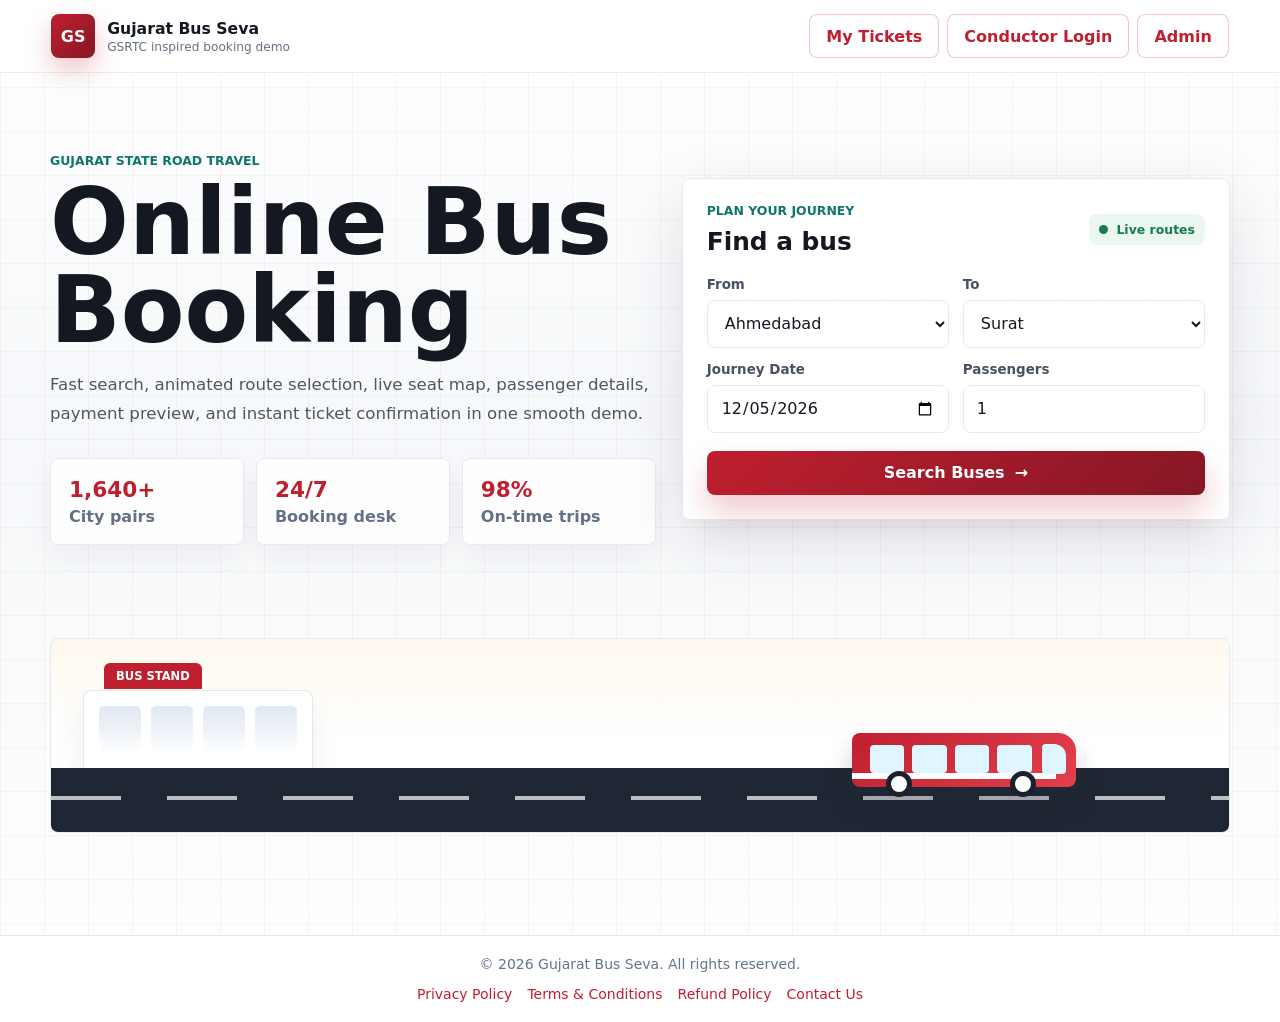
<file: routes.html>
﻿<!DOCTYPE html>
<html lang="en">
<head>
  <meta charset="UTF-8">
  <meta name="viewport" content="width=device-width, initial-scale=1.0">
  <title>Routes | Gujarat Bus Seva</title>
  <link rel="preconnect" href="https://cdn.jsdelivr.net">
  <link rel="stylesheet" href="styles.css">
  <script>history.scrollRestoration='manual';window.scrollTo(0,0);</script>
</head>
<body>
  <header class="topbar">
    <div class="brand">
      <span class="brand-mark">GS</span>
      <div>
        <strong>Gujarat Bus Seva</strong>
        <small>GSRTC inspired booking demo</small>
      </div>
    </div>
    <nav class="header-nav">
      <button class="ghost-button" id="myTicketsBtn" type="button">My Tickets</button>
      <a href="conductor.html" class="ghost-button" style="display:inline-flex;align-items:center;gap:6px;text-decoration:none;">Conductor Login</a>
      <a href="admin.html" class="ghost-button" style="display:inline-flex;align-items:center;gap:6px;text-decoration:none;">Admin</a>
    </nav>
  </header>
  <main>
    <div class="page" id="page-routes" style="display:block; opacity:1; transform:none;">
      <button class="floating-back" id="backToSearch" type="button" onclick="window.location.href='search.html'" aria-label="Go Back">
        <svg viewBox="0 0 24 24" fill="none" stroke="currentColor" stroke-linecap="round" stroke-linejoin="round"><path d="M19 12H5M12 19l-7-7 7-7"/></svg>
      </button>

      <section class="route-strip reveal" aria-label="Popular route shortcuts">
        <button data-from="Ahmedabad" data-to="Surat" type="button">Ahmedabad -> Surat</button>
        <button data-from="Surat" data-to="Dwarka" type="button">Surat -> Dwarka</button>
        <button data-from="Vadodara" data-to="Ahmedabad" type="button">Vadodara -> Ahmedabad</button>
        <button data-from="Gandhinagar" data-to="Somnath" type="button">Gandhinagar -> Somnath</button>
        <button data-from="Rajkot" data-to="Bhavnagar" type="button">Rajkot -> Bhavnagar</button>
        <button data-from="Bhuj" data-to="Ahmedabad" type="button">Bhuj -> Ahmedabad</button>
        <button data-from="Mehsana" data-to="Palanpur" type="button">Mehsana -> Palanpur</button>
        <button data-from="Navsari" data-to="Vapi" type="button">Navsari -> Vapi</button>
      </section>

      <section class="panel reveal" id="routes">
        <div class="section-heading">
          <div>
            <p class="eyebrow">Available services</p>
            <h2>Recommended buses</h2>
          </div>
          <div class="journey-summary" id="journeySummary">Ahmedabad to Surat</div>
        </div>
        <div class="route-results" id="routeResults"></div>
      </section>
    </div>
  </main>

  <div class="toast" id="toast" role="status" aria-live="polite"></div>

  <dialog class="ticket-dialog" id="ticketDialog">
    <div class="ticket">
      <button class="close-dialog" id="closeTicket" type="button" aria-label="Close ticket">x</button>
      <div class="ticket-top">
        <span class="brand-mark">GS</span>
        <div>
          <p class="eyebrow">Confirmed ticket</p>
          <h2>Gujarat Bus Seva</h2>
        </div>
      </div>
      <div class="ticket-route">
        <strong id="ticketFrom">Ahmedabad</strong>
        <span></span>
        <strong id="ticketTo">Surat</strong>
      </div>
      <div class="ticket-grid">
        <div><span>PNR</span><strong id="ticketPnr">GS000000</strong></div>
        <div><span>Date</span><strong id="ticketDate">--</strong></div>
        <div><span>Bus</span><strong id="ticketBus">--</strong></div>
        <div><span>Seats</span><strong id="ticketSeats">--</strong></div>
        <div><span>Category</span><strong id="ticketCategories">--</strong></div>
        <div><span>Passenger</span><strong id="ticketPassenger">--</strong></div>
        <div><span>Boarding</span><strong id="ticketBoarding">--</strong></div>
        <div><span>Amount</span><strong id="ticketAmount">Rs. 0</strong></div>
      </div>
      <button class="primary-button full-width" id="downloadTicketAction" type="button">Download Ticket</button>
    </div>
  </dialog>

  <script src="env.js"></script>
  <script src="script.js"></script>

  <!-- My Tickets Auth Dialog -->
  <dialog class="my-tickets-dialog" id="myTicketsAuthDialog">
    <div class="ticket-auth">
      <button class="close-dialog" onclick="document.getElementById('myTicketsAuthDialog').close()" type="button" aria-label="Close">×</button>
      <div class="ticket-top" style="margin-bottom: 20px;">
        <span class="brand-mark">GS</span>
        <div>
          <p class="eyebrow">My Tickets</p>
          <h2>Find Your Journeys</h2>
        </div>
      </div>
      <p style="color: var(--muted); margin-bottom: 16px; font-size: 0.95rem;">Enter your booking details to fetch all your past and upcoming tickets.</p>
      
      <div style="margin-bottom: 14px;">
        <label style="display:block; margin-bottom: 6px; font-weight: 700; color: var(--ink); font-size: 0.85rem;">Mobile Number</label>
        <input type="tel" id="myTicketsMobile" placeholder="e.g. 9876543210" style="width: 100%; padding: 12px; border-radius: 8px; border: 1px solid var(--line);">
      </div>
      
      <div style="margin-bottom: 24px;">
        <label style="display:block; margin-bottom: 6px; font-weight: 700; color: var(--ink); font-size: 0.85rem;">Email Address</label>
        <input type="email" id="myTicketsEmail" placeholder="e.g. name@example.com" style="width: 100%; padding: 12px; border-radius: 8px; border: 1px solid var(--line);">
      </div>

      <button class="primary-button full-width" id="fetchMyTicketsBtn" type="button">Fetch My Tickets</button>
    </div>
  </dialog>

  <!-- My Tickets List Dialog -->
  <dialog class="my-tickets-list-dialog" id="myTicketsListDialog">
    <div class="tickets-list-container">
      <div style="display: flex; justify-content: space-between; align-items: center; margin-bottom: 20px; padding-bottom: 16px; border-bottom: 1px solid var(--line);">
        <div>
          <h2 style="margin: 0; font-size: 1.5rem;">My Tickets</h2>
          <p style="margin: 4px 0 0; color: var(--muted); font-size: 0.9rem;" id="myTicketsSubtitle">Tickets for ...</p>
        </div>
        <button class="close-dialog" style="position: static;" onclick="document.getElementById('myTicketsListDialog').close()" type="button" aria-label="Close">×</button>
      </div>

      <div class="tickets-tabs">
        <button class="tab-btn active" id="tabUpcoming" onclick="switchTicketTab('upcoming')">Upcoming Journeys</button>
        <button class="tab-btn" id="tabPast" onclick="switchTicketTab('past')">Past Journeys</button>
      </div>

      <div id="ticketsListContent" style="min-height: 250px; max-height: 50vh; overflow-y: auto; padding-right: 10px;">
        <!-- Tickets will be injected here via JS -->
      </div>
    </div>
  </dialog>
</body>
</html>
</file>
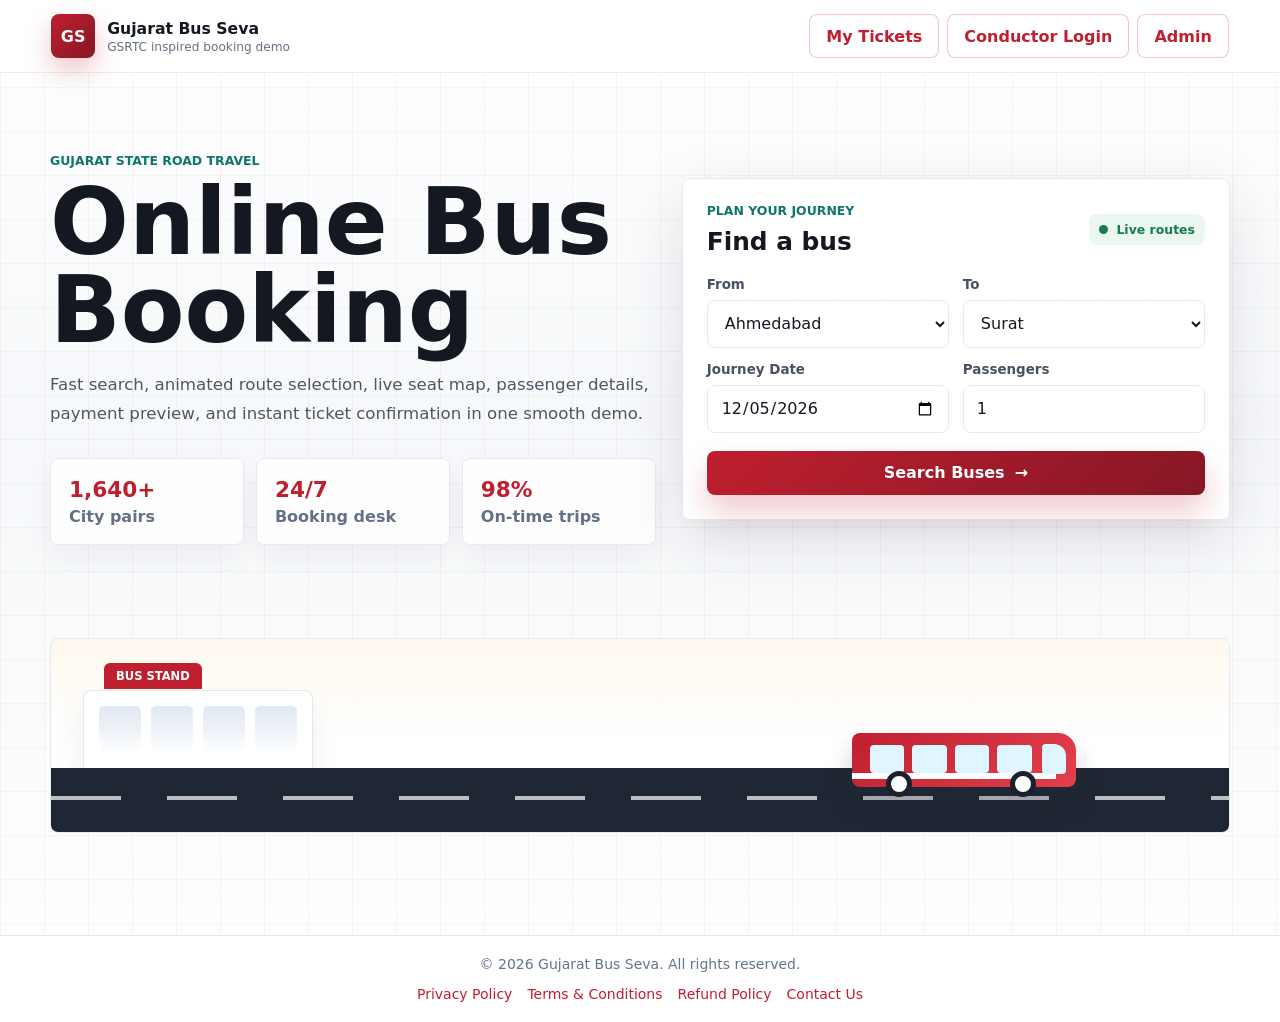
<file: search.html>
<!DOCTYPE html>
<html lang="en">
<head>
  <meta charset="UTF-8">
  <meta name="viewport" content="width=device-width, initial-scale=1.0">
  <title>Gujarat Bus Seva | Online Bus Booking</title>
  <link rel="stylesheet" href="styles.css">
  <script>history.scrollRestoration='manual';window.scrollTo(0,0);</script>
</head>
<body>
  <header class="topbar">
    <div class="brand">
      <span class="brand-mark">GS</span>
      <div>
        <strong>Gujarat Bus Seva</strong>
        <small>GSRTC inspired booking demo</small>
      </div>
    </div>
    <nav class="header-nav">
      <button class="ghost-button" id="myTicketsBtn" type="button">My Tickets</button>
      <a href="conductor.html" class="ghost-button" style="display:inline-flex;align-items:center;gap:6px;text-decoration:none;">Conductor Login</a>
      <a href="admin.html" class="ghost-button" style="display:inline-flex;align-items:center;gap:6px;text-decoration:none;">Admin</a>
    </nav>
  </header>

  <main>
    <!-- Page 1: Search -->
    <div class="page" id="page-search" style="display:block; opacity:1; transform:none;">
      <section class="booking-stage" id="booking">
        <div class="stage-copy reveal">
          <p class="eyebrow">Gujarat state road travel</p>
          <h1>Online Bus Booking</h1>
          <p class="stage-text">
            Fast search, animated route selection, live seat map, passenger details,
            payment preview, and instant ticket confirmation in one smooth demo.
          </p>
          <div class="stats-grid" aria-label="Service highlights">
            <article>
              <strong>1,640+</strong>
              <span>City pairs</span>
            </article>
            <article>
              <strong>24/7</strong>
              <span>Booking desk</span>
            </article>
            <article>
              <strong>98%</strong>
              <span>On-time trips</span>
            </article>
          </div>
        </div>

        <form class="booking-card reveal delay-1" id="searchForm">
          <div class="form-header">
            <div>
              <p class="eyebrow">Plan your journey</p>
              <h2>Find a bus</h2>
            </div>
            <span class="live-pill"><span></span> Live routes</span>
          </div>

          <div class="field-grid">
            <label>
              <span>From</span>
              <select id="fromCity" required></select>
            </label>
            <label>
              <span>To</span>
              <select id="toCity" required></select>
            </label>
            <label>
              <span>Journey Date</span>
              <input id="journeyDate" type="date" required>
            </label>
            <label>
              <span>Passengers</span>
              <input id="passengerCount" min="1" max="6" type="number" value="1" required>
            </label>
          </div>

          <button class="primary-button" type="submit">
            <span>Search Buses</span>
            <span class="button-arrow">→</span>
          </button>
        </form>

        <div class="terminal-visual reveal delay-2" aria-hidden="true">
          <div class="terminal-building">
            <span></span><span></span><span></span><span></span>
          </div>
          <div class="road">
            <div class="road-lines"></div>
            <div class="bus-illustration">
              <div class="bus-top"></div>
              <div class="bus-body">
                <span></span><span></span><span></span><span></span>
              </div>
              <div class="bus-front"></div>
              <div class="wheel wheel-left"></div>
              <div class="wheel wheel-right"></div>
            </div>
          </div>
        </div>
      </section>
    </div>

    <!-- Page 2: Routes -->
    <div class="page" id="page-routes">
      <button class="floating-back" id="backToSearch" type="button" aria-label="Go Back">
        <svg viewBox="0 0 24 24" fill="none" stroke="currentColor" stroke-linecap="round" stroke-linejoin="round"><path d="M19 12H5M12 19l-7-7 7-7"/></svg>
      </button>
      <section class="route-strip reveal page-transition" aria-label="Popular route shortcuts">
        <button data-from="Ahmedabad" data-to="Surat">Ahmedabad → Surat</button>
        <button data-from="Surat" data-to="Dwarka">Surat → Dwarka</button>
        <button data-from="Vadodara" data-to="Ahmedabad">Vadodara → Ahmedabad</button>
        <button data-from="Gandhinagar" data-to="Somnath">Gandhinagar → Somnath</button>
        <button data-from="Rajkot" data-to="Bhavnagar">Rajkot → Bhavnagar</button>
        <button data-from="Bhuj" data-to="Ahmedabad">Bhuj → Ahmedabad</button>
        <button data-from="Mehsana" data-to="Palanpur">Mehsana → Palanpur</button>
        <button data-from="Navsari" data-to="Vapi">Navsari → Vapi</button>
      </section>

      <section class="panel reveal page-transition" id="routes">
        <div class="section-heading">
          <div>
            <p class="eyebrow">Available services</p>
            <h2>Recommended buses</h2>
          </div>
          <div class="journey-summary" id="journeySummary">Ahmedabad to Surat</div>
        </div>
        <div class="route-results" id="routeResults"></div>
      </section>
    </div>

    <!-- Page 3: Seats -->
    <div class="page" id="page-seats">
      <button class="floating-back" id="backToRoutes" type="button" aria-label="Go Back">
        <svg viewBox="0 0 24 24" fill="none" stroke="currentColor" stroke-linecap="round" stroke-linejoin="round"><path d="M19 12H5M12 19l-7-7 7-7"/></svg>
      </button>
      <section class="booking-workspace page-transition" id="seats">
        <div class="panel reveal">
          <div class="section-heading">
            <div>
              <p class="eyebrow">Coach layout</p>
              <h2>Select seats</h2>
            </div>
            <div class="seat-legend">
              <span><i class="available"></i>Available</span>
              <span><i class="male"></i>Male</span>
              <span><i class="female"></i>Female</span>
              <span><i class="child"></i>Child</span>
              <span><i class="divyang"></i>Divyang</span>
              <span><i class="booked"></i>Booked</span>
            </div>
          </div>
          <div class="coach-shell">
            <div class="driver-cabin">
              <span>Driver</span>
              <div class="steering"></div>
            </div>
            <div class="seat-map" id="seatMap" aria-label="Seat map"></div>
          </div>
        </div>

        <aside class="summary-card reveal delay-1">
          <p class="eyebrow">Trip summary</p>
          <h2 id="selectedBusName">Select a bus</h2>
          <div class="timeline">
            <div>
              <span id="summaryFrom">Ahmedabad</span>
              <strong id="summaryDepart">--:--</strong>
            </div>
            <i></i>
            <div>
              <span id="summaryTo">Surat</span>
              <strong id="summaryArrive">--:--</strong>
            </div>
          </div>
          <dl class="fare-list">
            <div>
              <dt>Seats</dt>
              <dd id="summarySeats">None</dd>
            </div>
            <div class="passenger-type-block">
              <dt>Passenger Type</dt>
              <dd id="passengerTypes">Select seats first</dd>
            </div>
            <div>
              <dt>Base Fare</dt>
              <dd id="baseFare">Rs. 0</dd>
            </div>
            <div>
              <dt>Concession</dt>
              <dd id="discountFare">Rs. 0</dd>
            </div>
            <div>
              <dt>Service Fee</dt>
              <dd id="serviceFee">Rs. 0</dd>
            </div>
            <div class="total-row">
              <dt>Total</dt>
              <dd id="totalFare">Rs. 0</dd>
            </div>
          </dl>
          <button class="primary-button full-width" id="continuePayment" type="button">Continue to Payment</button>
        </aside>
      </section>
    </div>

    <!-- Page 4: Payment -->
    <div class="page" id="page-payment">
      <button class="floating-back" id="backToSeats" type="button" aria-label="Go Back">
        <svg viewBox="0 0 24 24" fill="none" stroke="currentColor" stroke-linecap="round" stroke-linejoin="round"><path d="M19 12H5M12 19l-7-7 7-7"/></svg>
      </button>
      <section class="payment-panel panel reveal page-transition" id="payment">
        <div class="section-heading">
          <div>
            <p class="eyebrow">Passenger and payment</p>
            <h2>Complete booking</h2>
          </div>
          <span class="secure-pill">Secure demo checkout</span>
        </div>

        <div class="checkout-grid">
          <form class="passenger-form" id="passengerForm">
            <label>
              <span>Passenger Name</span>
              <input id="passengerName" type="text" placeholder="Enter full name" required>
            </label>
            <label>
              <span>Mobile Number</span>
              <input id="mobileNumber" type="tel" placeholder="10 digit mobile" pattern="[0-9]{10}" required>
            </label>
            <label>
              <span>Email</span>
              <input id="emailAddress" type="email" placeholder="name@example.com" required>
            </label>
            <label>
              <span>Boarding Point</span>
              <select id="boardingPoint">
                <option>Central Bus Stand</option>
                <option>Geeta Mandir Terminal</option>
                <option>Railway Station Pickup</option>
                <option>City Circle Stand</option>
              </select>
            </label>
          </form>

          <div class="payment-box">
            <div style="text-align:center; margin-bottom: 24px; padding: 20px; background: #f8fafc; border-radius: 8px; border: 1px solid #e2e8f0;">
              <p style="margin: 0 0 10px; font-weight: 600; color: #1e293b;">Secure Razorpay Checkout</p>
              <p style="margin: 0; font-size: 0.9rem; color: #64748b;">We use Razorpay's secure payment gateway. Since this is a test environment, you can use any dummy UPI ID or Card.</p>
            </div>
            <button class="primary-button full-width" id="payNowBtn" type="button">Pay with Razorpay</button>
          </div>
        </div>
      </section>
    </div>
  </main>

  <footer style="text-align: center; padding: 20px; font-size: 14px; color: #64748b; margin-top: 40px; border-top: 1px solid #e2e8f0; background: #fff;">
    <p>&copy; 2026 Gujarat Bus Seva. All rights reserved.</p>
    <div style="margin-top: 10px; display: flex; justify-content: center; gap: 15px;">
      <a href="privacy.html" style="color: #bf1f2f; text-decoration: none;">Privacy Policy</a>
      <a href="terms.html" style="color: #bf1f2f; text-decoration: none;">Terms & Conditions</a>
      <a href="refunds.html" style="color: #bf1f2f; text-decoration: none;">Refund Policy</a>
      <a href="contact.html" style="color: #bf1f2f; text-decoration: none;">Contact Us</a>
    </div>
  </footer>

  <div class="toast" id="toast" role="status" aria-live="polite"></div>

  <dialog class="ticket-dialog" id="ticketDialog">
    <div class="ticket">
      <button class="close-dialog" id="closeTicket" type="button" aria-label="Close ticket">×</button>
      <div class="ticket-top">
        <span class="brand-mark">GS</span>
        <div>
          <p class="eyebrow">Confirmed ticket</p>
          <h2>Gujarat Bus Seva</h2>
        </div>
      </div>
      <div class="ticket-route">
        <strong id="ticketFrom">Ahmedabad</strong>
        <span></span>
        <strong id="ticketTo">Surat</strong>
      </div>
      <div class="ticket-grid">
        <div>
          <span>PNR</span>
          <strong id="ticketPnr">GS000000</strong>
        </div>
        <div>
          <span>Date</span>
          <strong id="ticketDate">--</strong>
        </div>
        <div>
          <span>Bus</span>
          <strong id="ticketBus">--</strong>
        </div>
        <div>
          <span>Seats</span>
          <strong id="ticketSeats">--</strong>
        </div>
        <div>
          <span>Category</span>
          <strong id="ticketCategories">--</strong>
        </div>
        <div>
          <span>Passenger</span>
          <strong id="ticketPassenger">--</strong>
        </div>
        <div>
          <span>Boarding</span>
          <strong id="ticketBoarding">--</strong>
        </div>
        <div>
          <span>Amount</span>
          <strong id="ticketAmount">Rs. 0</strong>
        </div>
      </div>
      <button class="primary-button full-width" id="downloadTicketAction" type="button">Download Ticket</button>
    </div>
  </dialog>

  <!-- My Tickets Auth Dialog -->
  <dialog class="my-tickets-dialog" id="myTicketsAuthDialog">
    <div class="ticket-auth">
      <button class="close-dialog" onclick="document.getElementById('myTicketsAuthDialog').close()" type="button" aria-label="Close">×</button>
      <div class="ticket-top" style="margin-bottom: 20px;">
        <span class="brand-mark">GS</span>
        <div>
          <p class="eyebrow">My Tickets</p>
          <h2>Find Your Journeys</h2>
        </div>
      </div>
      <p style="color: var(--muted); margin-bottom: 16px; font-size: 0.95rem;">Enter your booking details to fetch all your past and upcoming tickets.</p>
      
      <div style="margin-bottom: 14px;">
        <label style="display:block; margin-bottom: 6px; font-weight: 700; color: var(--ink); font-size: 0.85rem;">Mobile Number</label>
        <input type="tel" id="myTicketsMobile" placeholder="e.g. 9876543210" style="width: 100%; padding: 12px; border-radius: 8px; border: 1px solid var(--line);">
      </div>
      
      <div style="margin-bottom: 24px;">
        <label style="display:block; margin-bottom: 6px; font-weight: 700; color: var(--ink); font-size: 0.85rem;">Email Address</label>
        <input type="email" id="myTicketsEmail" placeholder="e.g. name@example.com" style="width: 100%; padding: 12px; border-radius: 8px; border: 1px solid var(--line);">
      </div>

      <button class="primary-button full-width" id="fetchMyTicketsBtn" type="button">Fetch My Tickets</button>
    </div>
  </dialog>

  <!-- My Tickets List Dialog -->
  <dialog class="my-tickets-list-dialog" id="myTicketsListDialog">
    <div class="tickets-list-container">
      <div style="display: flex; justify-content: space-between; align-items: center; margin-bottom: 20px; padding-bottom: 16px; border-bottom: 1px solid var(--line);">
        <div>
          <h2 style="margin: 0; font-size: 1.5rem;">My Tickets</h2>
          <p style="margin: 4px 0 0; color: var(--muted); font-size: 0.9rem;" id="myTicketsSubtitle">Tickets for ...</p>
        </div>
        <button class="close-dialog" style="position: static;" onclick="document.getElementById('myTicketsListDialog').close()" type="button" aria-label="Close">×</button>
      </div>

      <div class="tickets-tabs">
        <button class="tab-btn active" id="tabUpcoming" onclick="switchTicketTab('upcoming')">Upcoming Journeys</button>
        <button class="tab-btn" id="tabPast" onclick="switchTicketTab('past')">Past Journeys</button>
      </div>

      <div id="ticketsListContent" style="min-height: 250px; max-height: 50vh; overflow-y: auto; padding-right: 10px;">
        <!-- Tickets will be injected here via JS -->
      </div>
    </div>
  </dialog>

  <script src="https://checkout.razorpay.com/v1/checkout.js"></script>
  <script src="env.js"></script>
  <script src="script.js"></script>
</body>
</html>
</file>
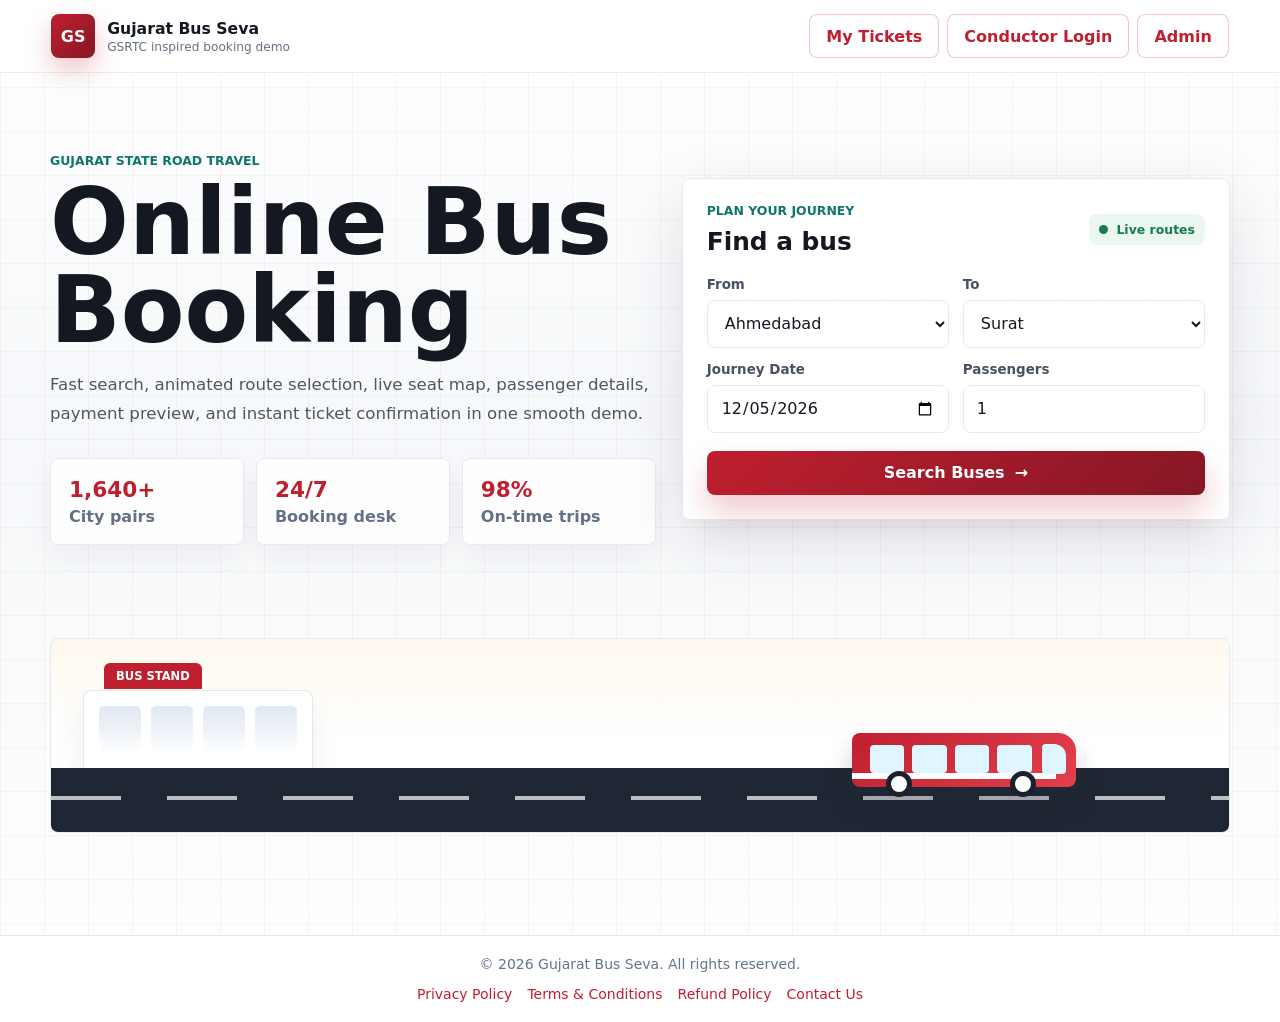
<file: seats.html>
﻿<!DOCTYPE html>
<html lang="en">
<head>
  <meta charset="UTF-8">
  <meta name="viewport" content="width=device-width, initial-scale=1.0">
  <title>Seats | Gujarat Bus Seva</title>
  <link rel="preconnect" href="https://cdn.jsdelivr.net">
  <link rel="stylesheet" href="styles.css">
  <script>history.scrollRestoration='manual';window.scrollTo(0,0);</script>
</head>
<body>
  <header class="topbar">
    <div class="brand">
      <span class="brand-mark">GS</span>
      <div>
        <strong>Gujarat Bus Seva</strong>
        <small>GSRTC inspired booking demo</small>
      </div>
    </div>
    <nav class="header-nav">
      <button class="ghost-button" id="myTicketsBtn" type="button">My Tickets</button>
      <a href="conductor.html" class="ghost-button" style="display:inline-flex;align-items:center;gap:6px;text-decoration:none;">Conductor Login</a>
      <a href="admin.html" class="ghost-button" style="display:inline-flex;align-items:center;gap:6px;text-decoration:none;">Admin</a>
    </nav>
  </header>
  <main>
    <div class="page" id="page-seats" style="display:block; opacity:1; transform:none;">
      <button class="floating-back" id="backToRoutes" type="button" onclick="window.location.href='routes.html'" aria-label="Go Back">
        <svg viewBox="0 0 24 24" fill="none" stroke="currentColor" stroke-linecap="round" stroke-linejoin="round"><path d="M19 12H5M12 19l-7-7 7-7"/></svg>
      </button>

      <section class="booking-workspace page-transition" id="seats">
        <div class="panel reveal">
          <div class="section-heading">
            <div>
              <p class="eyebrow">Coach layout</p>
              <h2>Select seats</h2>
            </div>
            <div class="seat-legend">
              <span><i class="available"></i>Available</span>
              <span><i class="male"></i>Male</span>
              <span><i class="female"></i>Female</span>
              <span><i class="child"></i>Child</span>
              <span><i class="divyang"></i>Divyang</span>
              <span><i class="booked"></i>Booked</span>
            </div>
          </div>
          <div class="coach-shell">
            <div class="driver-cabin">
              <span>Driver</span>
              <div class="steering"></div>
            </div>
            <div class="seat-map" id="seatMap" aria-label="Seat map"></div>
          </div>
        </div>

        <aside class="summary-card reveal delay-1">
          <p class="eyebrow">Trip summary</p>
          <h2 id="selectedBusName">Select a bus</h2>
          <div class="timeline">
            <div>
              <span id="summaryFrom">Ahmedabad</span>
              <strong id="summaryDepart">--:--</strong>
            </div>
            <i></i>
            <div>
              <span id="summaryTo">Surat</span>
              <strong id="summaryArrive">--:--</strong>
            </div>
          </div>
          <dl class="fare-list">
            <div>
              <dt>Seats</dt>
              <dd id="summarySeats">None</dd>
            </div>
            <div class="passenger-type-block">
              <dt>Passenger Type</dt>
              <dd id="passengerTypes">Select seats first</dd>
            </div>
            <div>
              <dt>Base Fare</dt>
              <dd id="baseFare">Rs. 0</dd>
            </div>
            <div>
              <dt>Concession</dt>
              <dd id="discountFare">Rs. 0</dd>
            </div>
            <div>
              <dt>Service Fee</dt>
              <dd id="serviceFee">Rs. 0</dd>
            </div>
            <div class="total-row">
              <dt>Total</dt>
              <dd id="totalFare">Rs. 0</dd>
            </div>
          </dl>
          <!-- Passenger count display with sessionStorage sync -->
          <div style="display:flex; align-items:center; justify-content:space-between; margin-bottom:12px; padding:10px 14px; background:#f8fafc; border-radius:8px; border:1px solid #e2e8f0;">
            <span style="font-size:0.85rem; color:#64748b; font-weight:600;">Passengers</span>
            <div style="display:flex; align-items:center; gap:10px;">
              <button type="button" id="pcMinus" style="width:28px;height:28px;border-radius:50%;border:1.5px solid #cbd5e1;background:#fff;font-size:1rem;cursor:pointer;display:flex;align-items:center;justify-content:center;color:#1e293b;" aria-label="Decrease passengers">−</button>
              <input id="passengerCount" type="number" min="1" max="6" value="1" readonly
                style="width:32px;text-align:center;border:none;background:transparent;font-size:1rem;font-weight:700;color:#1e293b;pointer-events:none;">
              <button type="button" id="pcPlus" style="width:28px;height:28px;border-radius:50%;border:1.5px solid #cbd5e1;background:#fff;font-size:1rem;cursor:pointer;display:flex;align-items:center;justify-content:center;color:#1e293b;" aria-label="Increase passengers">+</button>
            </div>
          </div>
          <button class="primary-button full-width" id="continuePayment" type="button">Continue to Payment</button>
        </aside>
      </section>
    </div>
  </main>

  <div class="toast" id="toast" role="status" aria-live="polite"></div>

  <dialog class="ticket-dialog" id="ticketDialog">
    <div class="ticket">
      <button class="close-dialog" id="closeTicket" type="button" aria-label="Close ticket">x</button>
      <div class="ticket-top">
        <span class="brand-mark">GS</span>
        <div>
          <p class="eyebrow">Confirmed ticket</p>
          <h2>Gujarat Bus Seva</h2>
        </div>
      </div>
      <div class="ticket-route">
        <strong id="ticketFrom">Ahmedabad</strong>
        <span></span>
        <strong id="ticketTo">Surat</strong>
      </div>
      <div class="ticket-grid">
        <div><span>PNR</span><strong id="ticketPnr">GS000000</strong></div>
        <div><span>Date</span><strong id="ticketDate">--</strong></div>
        <div><span>Bus</span><strong id="ticketBus">--</strong></div>
        <div><span>Seats</span><strong id="ticketSeats">--</strong></div>
        <div><span>Category</span><strong id="ticketCategories">--</strong></div>
        <div><span>Passenger</span><strong id="ticketPassenger">--</strong></div>
        <div><span>Boarding</span><strong id="ticketBoarding">--</strong></div>
        <div><span>Amount</span><strong id="ticketAmount">Rs. 0</strong></div>
      </div>
      <button class="primary-button full-width" id="downloadTicketAction" type="button">Download Ticket</button>
    </div>
  </dialog>

  <script src="env.js"></script>
  <script src="script.js"></script>

  <!-- My Tickets Auth Dialog -->
  <dialog class="my-tickets-dialog" id="myTicketsAuthDialog">
    <div class="ticket-auth">
      <button class="close-dialog" onclick="document.getElementById('myTicketsAuthDialog').close()" type="button" aria-label="Close">×</button>
      <div class="ticket-top" style="margin-bottom: 20px;">
        <span class="brand-mark">GS</span>
        <div>
          <p class="eyebrow">My Tickets</p>
          <h2>Find Your Journeys</h2>
        </div>
      </div>
      <p style="color: var(--muted); margin-bottom: 16px; font-size: 0.95rem;">Enter your booking details to fetch all your past and upcoming tickets.</p>
      
      <div style="margin-bottom: 14px;">
        <label style="display:block; margin-bottom: 6px; font-weight: 700; color: var(--ink); font-size: 0.85rem;">Mobile Number</label>
        <input type="tel" id="myTicketsMobile" placeholder="e.g. 9876543210" style="width: 100%; padding: 12px; border-radius: 8px; border: 1px solid var(--line);">
      </div>
      
      <div style="margin-bottom: 24px;">
        <label style="display:block; margin-bottom: 6px; font-weight: 700; color: var(--ink); font-size: 0.85rem;">Email Address</label>
        <input type="email" id="myTicketsEmail" placeholder="e.g. name@example.com" style="width: 100%; padding: 12px; border-radius: 8px; border: 1px solid var(--line);">
      </div>

      <button class="primary-button full-width" id="fetchMyTicketsBtn" type="button">Fetch My Tickets</button>
    </div>
  </dialog>

  <!-- My Tickets List Dialog -->
  <dialog class="my-tickets-list-dialog" id="myTicketsListDialog">
    <div class="tickets-list-container">
      <div style="display: flex; justify-content: space-between; align-items: center; margin-bottom: 20px; padding-bottom: 16px; border-bottom: 1px solid var(--line);">
        <div>
          <h2 style="margin: 0; font-size: 1.5rem;">My Tickets</h2>
          <p style="margin: 4px 0 0; color: var(--muted); font-size: 0.9rem;" id="myTicketsSubtitle">Tickets for ...</p>
        </div>
        <button class="close-dialog" style="position: static;" onclick="document.getElementById('myTicketsListDialog').close()" type="button" aria-label="Close">×</button>
      </div>

      <div class="tickets-tabs">
        <button class="tab-btn active" id="tabUpcoming" onclick="switchTicketTab('upcoming')">Upcoming Journeys</button>
        <button class="tab-btn" id="tabPast" onclick="switchTicketTab('past')">Past Journeys</button>
      </div>

      <div id="ticketsListContent" style="min-height: 250px; max-height: 50vh; overflow-y: auto; padding-right: 10px;">
        <!-- Tickets will be injected here via JS -->
      </div>
    </div>
  </dialog>
</body>
</html>
</file>
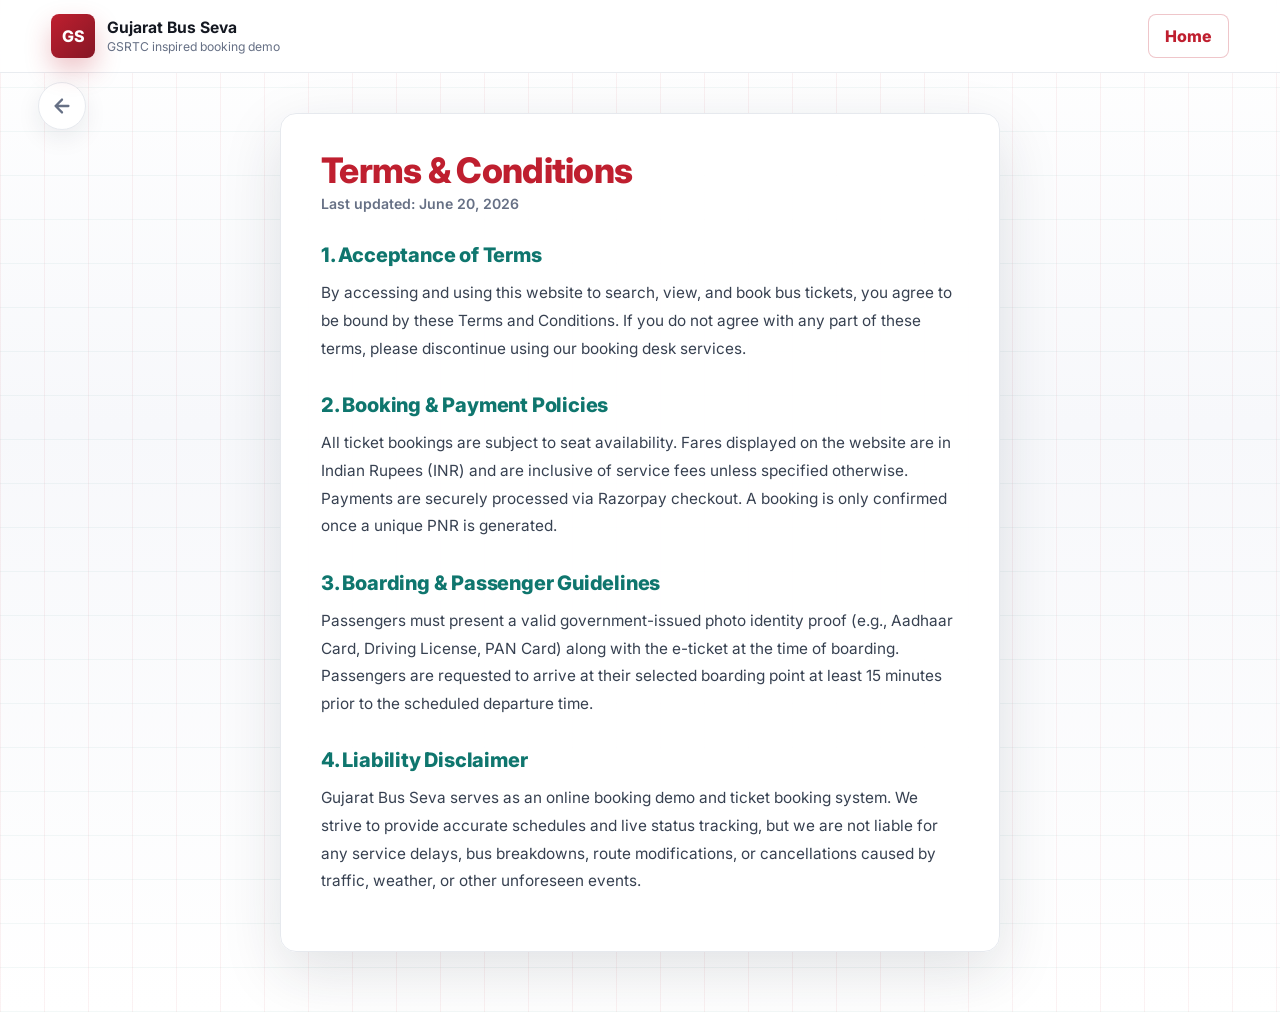
<file: terms.html>
<!DOCTYPE html>
<html lang="en">
<head>
  <meta charset="UTF-8">
  <meta name="viewport" content="width=device-width, initial-scale=1.0">
  <title>Terms & Conditions | Gujarat Bus Seva</title>
  <link rel="preconnect" href="https://fonts.googleapis.com">
  <link rel="preconnect" href="https://fonts.gstatic.com" crossorigin>
  <link href="https://fonts.googleapis.com/css2?family=Inter:wght@400;500;600;700;800;900&display=swap" rel="stylesheet">
  <link rel="stylesheet" href="styles.css">
  <style>
    body {
      font-family: 'Inter', sans-serif;
    }
    .legal-container {
      max-width: 720px;
      margin: 40px auto 60px;
      padding: 40px;
      background: rgba(255, 255, 255, 0.95);
      border-radius: 16px;
      border: 1px solid var(--line);
      box-shadow: var(--shadow);
    }
    .legal-container h1 {
      font-size: 2.2rem;
      margin: 0 0 8px;
      color: var(--red);
      font-weight: 800;
      letter-spacing: -0.02em;
    }
    .last-updated {
      color: var(--muted);
      font-size: 0.88rem;
      margin-bottom: 32px;
      font-weight: 600;
      display: block;
    }
    .legal-container h2 {
      font-size: 1.25rem;
      margin-top: 32px;
      margin-bottom: 12px;
      color: var(--teal);
      font-weight: 800;
      letter-spacing: -0.01em;
    }
    .legal-container p {
      line-height: 1.8;
      color: #374151;
      font-size: 0.96rem;
      margin-bottom: 16px;
    }
  </style>
</head>
<body>
  <header class="topbar">
    <div class="brand">
      <span class="brand-mark">GS</span>
      <div>
        <strong>Gujarat Bus Seva</strong>
        <small>GSRTC inspired booking demo</small>
      </div>
    </div>
    <a href="search.html" class="ghost-button" style="text-decoration: none; display: flex; align-items: center;">Home</a>
  </header>

  <button class="floating-back" type="button" onclick="window.location.href='search.html'" aria-label="Go Back">
    <svg viewBox="0 0 24 24" fill="none" stroke="currentColor" stroke-linecap="round" stroke-linejoin="round"><path d="M19 12H5M12 19l-7-7 7-7"/></svg>
  </button>

  <main>
    <article class="legal-container">
      <h1>Terms & Conditions</h1>
      <span class="last-updated">Last updated: June 20, 2026</span>
      
      <h2>1. Acceptance of Terms</h2>
      <p>By accessing and using this website to search, view, and book bus tickets, you agree to be bound by these Terms and Conditions. If you do not agree with any part of these terms, please discontinue using our booking desk services.</p>

      <h2>2. Booking & Payment Policies</h2>
      <p>All ticket bookings are subject to seat availability. Fares displayed on the website are in Indian Rupees (INR) and are inclusive of service fees unless specified otherwise. Payments are securely processed via Razorpay checkout. A booking is only confirmed once a unique PNR is generated.</p>

      <h2>3. Boarding & Passenger Guidelines</h2>
      <p>Passengers must present a valid government-issued photo identity proof (e.g., Aadhaar Card, Driving License, PAN Card) along with the e-ticket at the time of boarding. Passengers are requested to arrive at their selected boarding point at least 15 minutes prior to the scheduled departure time.</p>

      <h2>4. Liability Disclaimer</h2>
      <p>Gujarat Bus Seva serves as an online booking demo and ticket booking system. We strive to provide accurate schedules and live status tracking, but we are not liable for any service delays, bus breakdowns, route modifications, or cancellations caused by traffic, weather, or other unforeseen events.</p>
    </article>
  </main>
</body>
</html>
</file>
<file: conductor.css>
/* =============================================
   CONDUCTOR PORTAL — CSS
   Gujarat Bus Seva
   ============================================= */

:root {
  --red:    #bf1f2f;
  --red-dk: #861725;
  --teal:   #0f766e;
  --green:  #16a34a;
  --blue:   #2563eb;
  --ink:    #0f172a;
  --muted:  #64748b;
  --line:   #e2e8f0;
  --soft:   #f8fafc;
  --white:  #ffffff;
  --shadow-sm: 0 1px 3px rgba(0,0,0,.08), 0 1px 2px rgba(0,0,0,.06);
  --shadow:    0 4px 16px rgba(0,0,0,.08), 0 2px 6px rgba(0,0,0,.05);
  --shadow-lg: 0 20px 40px rgba(0,0,0,.10), 0 8px 16px rgba(0,0,0,.06);
  --radius: 12px;
  --radius-sm: 8px;
}

*, *::before, *::after { box-sizing: border-box; margin: 0; padding: 0; }

html { font-size: 15px; }

body {
  font-family: 'Inter', ui-sans-serif, system-ui, sans-serif;
  background: linear-gradient(135deg, #f0f4ff 0%, #f8fafc 50%, #fff8f0 100%);
  color: var(--ink);
  min-height: 100vh;
  animation: cFadeIn 300ms ease both;
}

@keyframes cFadeIn {
  from { opacity: 0; transform: translateY(8px); }
  to   { opacity: 1; transform: translateY(0); }
}

/* ---- HEADER ---- */
.c-header {
  position: sticky;
  top: 0;
  z-index: 100;
  display: flex;
  align-items: center;
  justify-content: space-between;
  gap: 16px;
  padding: 14px 32px;
  background: rgba(255,255,255,0.92);
  backdrop-filter: blur(18px);
  border-bottom: 1px solid var(--line);
  box-shadow: var(--shadow-sm);
}

.c-brand {
  display: flex;
  align-items: center;
  gap: 12px;
}

.c-brand-mark {
  width: 44px;
  height: 44px;
  border-radius: 10px;
  background: linear-gradient(135deg, var(--red), var(--red-dk));
  color: #fff;
  display: grid;
  place-items: center;
  box-shadow: 0 8px 20px rgba(191,31,47,.28);
  flex-shrink: 0;
}

.c-brand strong {
  display: block;
  font-size: 1rem;
  font-weight: 800;
  color: var(--ink);
}

.c-brand small {
  display: block;
  font-size: 0.75rem;
  color: var(--muted);
  font-weight: 500;
}

.c-header-right {
  display: flex;
  align-items: center;
  gap: 16px;
}

.c-status-pill {
  display: inline-flex;
  align-items: center;
  gap: 7px;
  padding: 6px 14px;
  background: #ecfdf5;
  border: 1px solid #bbf7d0;
  border-radius: 999px;
  font-size: 0.78rem;
  font-weight: 700;
  color: var(--green);
}

.c-status-dot {
  width: 8px;
  height: 8px;
  border-radius: 50%;
  background: var(--green);
  animation: cPulse 1.8s infinite;
}

@keyframes cPulse {
  0%,100% { box-shadow: 0 0 0 0 rgba(22,163,74,.4); }
  50%      { box-shadow: 0 0 0 7px rgba(22,163,74,0); }
}

.c-back-link {
  text-decoration: none;
  font-size: 0.85rem;
  font-weight: 700;
  color: var(--muted);
  padding: 8px 14px;
  border: 1px solid var(--line);
  border-radius: var(--radius-sm);
  background: var(--white);
  transition: all .18s ease;
}

.c-back-link:hover {
  color: var(--red);
  border-color: rgba(191,31,47,.3);
  background: #fff0f2;
}

/* ---- STEPS BAR ---- */
.c-steps-bar {
  background: var(--white);
  border-bottom: 1px solid var(--line);
  padding: 14px 32px;
}

.c-steps {
  display: flex;
  align-items: center;
  gap: 0;
  max-width: 560px;
  margin: 0 auto;
}

.c-step {
  display: flex;
  align-items: center;
  gap: 10px;
  flex: 1;
  opacity: 0.42;
  transition: opacity .3s ease;
}

.c-step.active  { opacity: 1; }
.c-step.done    { opacity: 0.75; }

.c-step-num {
  width: 32px;
  height: 32px;
  border-radius: 50%;
  border: 2px solid var(--line);
  display: grid;
  place-items: center;
  font-size: 0.82rem;
  font-weight: 800;
  color: var(--muted);
  background: var(--white);
  transition: all .3s ease;
  flex-shrink: 0;
}

.c-step.active .c-step-num {
  background: var(--red);
  border-color: var(--red);
  color: #fff;
  box-shadow: 0 4px 12px rgba(191,31,47,.35);
}

.c-step.done .c-step-num {
  background: var(--green);
  border-color: var(--green);
  color: #fff;
}

.c-step span {
  font-size: 0.82rem;
  font-weight: 700;
  color: var(--muted);
  white-space: nowrap;
}

.c-step.active span { color: var(--ink); }

.c-step-line {
  flex: 0 0 48px;
  height: 2px;
  background: var(--line);
  border-radius: 2px;
  margin: 0 8px;
}

/* ---- MAIN ---- */
.c-main {
  max-width: 1200px;
  margin: 0 auto;
  padding: 32px 32px 60px;
}

/* ---- SECTION HEAD ---- */
.c-section-head {
  display: flex;
  align-items: flex-start;
  gap: 20px;
  margin-bottom: 28px;
  flex-wrap: wrap;
}

.c-section-head > div { flex: 1; }

.c-eyebrow {
  font-size: 0.72rem;
  font-weight: 800;
  text-transform: uppercase;
  letter-spacing: .08em;
  color: var(--teal);
  margin-bottom: 4px;
}

.c-section-head h2 {
  font-size: 1.65rem;
  font-weight: 900;
  color: var(--ink);
  margin-bottom: 4px;
  line-height: 1.2;
}

.c-sub {
  font-size: 0.88rem;
  color: var(--muted);
  font-weight: 500;
}

.c-back-btn {
  display: inline-flex;
  align-items: center;
  gap: 6px;
  padding: 8px 16px;
  border: 1px solid var(--line);
  border-radius: var(--radius-sm);
  background: var(--white);
  color: var(--muted);
  font-size: 0.85rem;
  font-weight: 700;
  cursor: pointer;
  transition: all .2s ease;
  white-space: nowrap;
  align-self: center;
}

.c-back-btn:hover {
  color: var(--red);
  border-color: rgba(191,31,47,.3);
  transform: translateX(-3px);
}

/* ---- FILTER BAR ---- */
.c-filter-bar {
  display: flex;
  gap: 14px;
  flex-wrap: wrap;
  align-items: flex-end;
  padding: 20px;
  background: var(--white);
  border: 1px solid var(--line);
  border-radius: var(--radius);
  box-shadow: var(--shadow-sm);
  margin-bottom: 24px;
}

.c-filter-group {
  display: flex;
  flex-direction: column;
  gap: 6px;
  flex: 1;
  min-width: 160px;
}

.c-filter-group label {
  font-size: 0.75rem;
  font-weight: 800;
  color: var(--muted);
  text-transform: uppercase;
  letter-spacing: .05em;
}

.c-filter-group select,
.c-filter-group input {
  padding: 10px 14px;
  border: 1px solid var(--line);
  border-radius: var(--radius-sm);
  font-size: 0.9rem;
  font-family: inherit;
  color: var(--ink);
  background: var(--soft);
  outline: none;
  transition: border-color .18s ease, box-shadow .18s ease;
}

.c-filter-group select:focus,
.c-filter-group input:focus {
  border-color: rgba(191,31,47,.5);
  box-shadow: 0 0 0 3px rgba(191,31,47,.1);
  background: var(--white);
}

/* ---- BUS GRID ---- */
.c-bus-grid {
  display: grid;
  grid-template-columns: repeat(auto-fill, minmax(320px, 1fr));
  gap: 16px;
}

.c-bus-card {
  background: var(--white);
  border: 1px solid var(--line);
  border-radius: var(--radius);
  padding: 20px;
  cursor: pointer;
  box-shadow: var(--shadow-sm);
  transition: transform .2s cubic-bezier(.34,1.56,.64,1), box-shadow .2s ease, border-color .2s ease;
  animation: cCardIn 420ms cubic-bezier(.2,.8,.2,1) both;
}

@keyframes cCardIn {
  from { opacity: 0; transform: translateY(14px); }
  to   { opacity: 1; transform: translateY(0); }
}

.c-bus-card:hover {
  transform: translateY(-4px);
  box-shadow: var(--shadow-lg);
  border-color: rgba(191,31,47,.3);
}

.c-bus-card-header {
  display: flex;
  align-items: flex-start;
  justify-content: space-between;
  gap: 12px;
  margin-bottom: 14px;
}

.c-bus-name {
  font-size: 1.05rem;
  font-weight: 800;
  color: var(--ink);
  line-height: 1.3;
}

.c-bus-type-badge {
  flex-shrink: 0;
  padding: 4px 10px;
  border-radius: 999px;
  font-size: 0.72rem;
  font-weight: 800;
  background: #eff6ff;
  color: var(--blue);
  border: 1px solid #bfdbfe;
  white-space: nowrap;
}

.c-bus-route {
  display: flex;
  align-items: center;
  gap: 10px;
  margin-bottom: 14px;
}

.c-bus-city {
  font-weight: 800;
  font-size: 0.9rem;
  color: var(--ink);
}

.c-bus-arrow {
  flex: 1;
  display: flex;
  align-items: center;
  gap: 4px;
}

.c-bus-arrow-line {
  flex: 1;
  height: 2px;
  background: linear-gradient(90deg, var(--red), var(--teal));
  border-radius: 2px;
}

.c-bus-arrow svg { color: var(--teal); flex-shrink: 0; }

.c-bus-footer {
  display: flex;
  align-items: center;
  justify-content: space-between;
  gap: 10px;
  padding-top: 14px;
  border-top: 1px solid var(--line);
}

.c-bus-time {
  font-size: 0.8rem;
  color: var(--muted);
  font-weight: 600;
}

.c-bus-time strong {
  display: block;
  font-size: 1rem;
  color: var(--ink);
  font-weight: 800;
}

.c-select-btn {
  padding: 8px 16px;
  background: linear-gradient(135deg, var(--red), var(--red-dk));
  color: #fff;
  border: none;
  border-radius: var(--radius-sm);
  font-size: 0.82rem;
  font-weight: 800;
  cursor: pointer;
  transition: transform .2s cubic-bezier(.34,1.56,.64,1), box-shadow .2s ease;
  box-shadow: 0 4px 12px rgba(191,31,47,.3);
  pointer-events: none; /* card click handles it */
}

.c-bus-card:hover .c-select-btn {
  transform: scale(1.05);
  box-shadow: 0 8px 20px rgba(191,31,47,.4);
}

/* ---- DATE CARD ---- */
.c-date-card {
  background: var(--white);
  border: 1px solid var(--line);
  border-radius: var(--radius);
  padding: 28px;
  box-shadow: var(--shadow-sm);
  max-width: 640px;
}

.c-date-card-inner {
  display: flex;
  align-items: center;
  gap: 20px;
  margin-bottom: 24px;
}

.c-date-icon {
  font-size: 2.4rem;
  line-height: 1;
  flex-shrink: 0;
}

.c-date-label {
  display: block;
  font-size: 0.78rem;
  font-weight: 800;
  text-transform: uppercase;
  letter-spacing: .05em;
  color: var(--muted);
  margin-bottom: 8px;
}

.c-date-input {
  width: 100%;
  padding: 12px 16px;
  border: 2px solid var(--line);
  border-radius: var(--radius-sm);
  font-size: 1.05rem;
  font-family: inherit;
  font-weight: 700;
  color: var(--ink);
  background: var(--soft);
  outline: none;
  transition: all .18s ease;
  cursor: pointer;
}

.c-date-input:focus {
  border-color: var(--red);
  box-shadow: 0 0 0 4px rgba(191,31,47,.12);
  background: var(--white);
}

.c-quick-dates {
  display: flex;
  gap: 10px;
  flex-wrap: wrap;
}

.c-chip {
  padding: 8px 14px;
  border: 1px solid var(--line);
  border-radius: 999px;
  font-size: 0.8rem;
  font-weight: 700;
  color: var(--muted);
  background: var(--soft);
  cursor: pointer;
  transition: all .18s ease;
}

.c-chip:hover, .c-chip.active {
  background: #fff0f2;
  border-color: rgba(191,31,47,.4);
  color: var(--red);
  transform: translateY(-1px);
}

/* ---- STAT GRID ---- */
.c-stat-grid {
  display: grid;
  grid-template-columns: minmax(240px, 320px);
  gap: 14px;
  margin-bottom: 20px;
}

.c-stat-card {
  background: var(--white);
  border: 1px solid var(--line);
  border-radius: var(--radius);
  padding: 18px 20px;
  display: flex;
  align-items: center;
  gap: 14px;
  box-shadow: var(--shadow-sm);
  transition: transform .2s ease, box-shadow .2s ease;
}

.c-stat-card:hover {
  transform: translateY(-3px);
  box-shadow: var(--shadow);
}

.c-stat-card.green { border-left: 4px solid var(--green); }
.c-stat-card.blue  { border-left: 4px solid var(--blue); }

.c-stat-icon { font-size: 1.8rem; flex-shrink: 0; }

.c-stat-card strong {
  display: block;
  font-size: 1.5rem;
  font-weight: 900;
  color: var(--ink);
  line-height: 1.1;
}

.c-stat-card span {
  font-size: 0.75rem;
  font-weight: 700;
  color: var(--muted);
  text-transform: uppercase;
  letter-spacing: .04em;
}

/* ---- LIST CONTROLS ---- */
.c-list-controls {
  display: flex;
  align-items: center;
  justify-content: space-between;
  gap: 16px;
  margin-bottom: 14px;
  flex-wrap: wrap;
}

.c-search-wrap {
  display: flex;
  align-items: center;
  gap: 10px;
  padding: 10px 16px;
  background: var(--white);
  border: 1px solid var(--line);
  border-radius: var(--radius-sm);
  min-width: 260px;
  box-shadow: var(--shadow-sm);
}

.c-search-wrap svg { color: var(--muted); flex-shrink: 0; }

.c-search-wrap input {
  border: none;
  outline: none;
  font-family: inherit;
  font-size: 0.9rem;
  color: var(--ink);
  width: 100%;
  background: transparent;
}

.c-search-wrap input::placeholder { color: var(--muted); }

.c-count-badge {
  padding: 6px 14px;
  background: #eff6ff;
  border: 1px solid #bfdbfe;
  border-radius: 999px;
  font-size: 0.78rem;
  font-weight: 800;
  color: var(--blue);
}

/* ---- TABLE ---- */
.c-table-wrap {
  background: var(--white);
  border: 1px solid var(--line);
  border-radius: var(--radius);
  overflow: hidden;
  box-shadow: var(--shadow-sm);
}

.c-table {
  width: 100%;
  border-collapse: collapse;
}

.c-table thead tr {
  background: linear-gradient(90deg, #f8fafc, #f1f5f9);
  border-bottom: 2px solid var(--line);
}

.c-table th {
  padding: 14px 16px;
  text-align: left;
  font-size: 0.72rem;
  font-weight: 800;
  text-transform: uppercase;
  letter-spacing: .06em;
  color: var(--muted);
  white-space: nowrap;
}

.c-table td {
  padding: 14px 16px;
  border-bottom: 1px solid #f1f5f9;
  font-size: 0.88rem;
  vertical-align: middle;
}

.c-table tbody tr:last-child td { border-bottom: none; }

.c-table tbody tr {
  transition: background .15s ease;
}

.c-table tbody tr:hover {
  background: #fafbff;
}

.c-pnr {
  font-weight: 800;
  font-size: 0.82rem;
  color: var(--red);
  font-family: monospace;
  letter-spacing: .03em;
}

.c-passenger-name {
  font-weight: 700;
  color: var(--ink);
}

.c-passenger-mobile {
  font-size: 0.78rem;
  color: var(--muted);
  margin-top: 2px;
}

.c-seat-chip {
  display: inline-block;
  padding: 3px 9px;
  background: #e0f2fe;
  color: #0284c7;
  border-radius: 6px;
  font-size: 0.78rem;
  font-weight: 800;
  margin: 2px;
}

.c-boarding-text {
  font-size: 0.82rem;
  font-weight: 600;
  color: var(--ink);
}

.c-amount {
  font-weight: 800;
  color: var(--green);
  font-size: 0.9rem;
}

.c-status-badge {
  display: inline-flex;
  align-items: center;
  gap: 5px;
  padding: 4px 10px;
  border-radius: 999px;
  font-size: 0.72rem;
  font-weight: 800;
}

.c-status-badge.confirmed {
  background: #dcfce7;
  color: #16a34a;
}

.c-loading {
  text-align: center;
  padding: 40px !important;
  color: var(--muted);
  font-weight: 600;
  font-size: 0.9rem;
}

/* ---- EMPTY STATE ---- */
.c-empty {
  text-align: center;
  padding: 60px 20px;
  background: var(--white);
  border: 1px solid var(--line);
  border-radius: var(--radius);
  box-shadow: var(--shadow-sm);
  margin-top: 16px;
}

.c-empty-icon { font-size: 3rem; margin-bottom: 14px; }
.c-empty p { color: var(--muted); font-weight: 600; }

/* ---- ACTION BUTTONS ---- */
.c-action-btns {
  display: flex;
  gap: 10px;
  flex-wrap: wrap;
  align-items: center;
  margin-left: auto;
}

.c-btn-primary {
  display: inline-flex;
  align-items: center;
  gap: 8px;
  padding: 12px 24px;
  background: linear-gradient(135deg, var(--red), var(--red-dk));
  color: #fff;
  border: none;
  border-radius: var(--radius-sm);
  font-size: 0.92rem;
  font-weight: 800;
  cursor: pointer;
  box-shadow: 0 8px 20px rgba(191,31,47,.28);
  transition: transform .2s cubic-bezier(.34,1.56,.64,1), box-shadow .2s ease;
}

.c-btn-primary:hover {
  transform: translateY(-2px) scale(1.02);
  box-shadow: 0 14px 28px rgba(191,31,47,.38);
}

.c-btn-secondary {
  display: inline-flex;
  align-items: center;
  gap: 7px;
  padding: 9px 18px;
  background: var(--white);
  color: var(--muted);
  border: 1px solid var(--line);
  border-radius: var(--radius-sm);
  font-size: 0.84rem;
  font-weight: 700;
  cursor: pointer;
  transition: all .18s ease;
}

.c-btn-secondary:hover {
  background: var(--soft);
  color: var(--ink);
  border-color: #cbd5e1;
}

.c-btn-download {
  display: inline-flex;
  align-items: center;
  gap: 7px;
  padding: 9px 18px;
  background: linear-gradient(135deg, var(--green), #15803d);
  color: #fff;
  border: none;
  border-radius: var(--radius-sm);
  font-size: 0.84rem;
  font-weight: 800;
  cursor: pointer;
  box-shadow: 0 4px 12px rgba(22,163,74,.28);
  transition: transform .2s cubic-bezier(.34,1.56,.64,1), box-shadow .2s ease;
}

.c-btn-download:hover {
  transform: translateY(-2px);
  box-shadow: 0 8px 20px rgba(22,163,74,.38);
}

.c-btn-print {
  display: inline-flex;
  align-items: center;
  gap: 7px;
  padding: 9px 18px;
  background: linear-gradient(135deg, var(--blue), #1d4ed8);
  color: #fff;
  border: none;
  border-radius: var(--radius-sm);
  font-size: 0.84rem;
  font-weight: 800;
  cursor: pointer;
  box-shadow: 0 4px 12px rgba(37,99,235,.28);
  transition: transform .2s cubic-bezier(.34,1.56,.64,1), box-shadow .2s ease;
}

.c-btn-print:hover {
  transform: translateY(-2px);
  box-shadow: 0 8px 20px rgba(37,99,235,.38);
}

/* ---- TOAST ---- */
.c-toast {
  position: fixed;
  bottom: 24px;
  right: 24px;
  padding: 14px 20px;
  background: #0f172a;
  color: #fff;
  border-radius: var(--radius-sm);
  font-size: 0.88rem;
  font-weight: 700;
  box-shadow: var(--shadow-lg);
  opacity: 0;
  transform: translateY(12px);
  transition: opacity .22s ease, transform .22s ease;
  pointer-events: none;
  z-index: 999;
  max-width: 360px;
}

.c-toast.show {
  opacity: 1;
  transform: translateY(0);
}

/* ---- PRINT STYLES ---- */
@media print {
  .c-header, .c-steps-bar, .c-section-head .c-back-btn,
  .c-action-btns, .c-list-controls, .c-stat-grid { display: none !important; }
  body { background: white; }
  .c-table-wrap { box-shadow: none; border: 1px solid #ccc; }
  .c-main { padding: 0; }
}

/* ---- RESPONSIVE ---- */
@media (max-width: 900px) {
  .c-header { padding: 12px 16px; }
  .c-steps-bar { padding: 12px 16px; }
  .c-main { padding: 20px 16px 40px; }
  .c-stat-grid { grid-template-columns: repeat(2, 1fr); }
  .c-bus-grid { grid-template-columns: 1fr; }
  .c-filter-bar { flex-direction: column; }
  .c-section-head { flex-direction: column; }
  .c-action-btns { margin-left: 0; width: 100%; }
}

@media (max-width: 600px) {
  .c-stat-grid { grid-template-columns: 1fr 1fr; }
  .c-header-right .c-status-pill { display: none; }
  .c-steps .c-step span { display: none; }
}
</file>
<file: styles.css>
:root {
  --red: #bf1f2f;
  --red-dark: #861725;
  --saffron: #f59d1f;
  --green: #187a52;
  --teal: #0f766e;
  --ink: #141821;
  --muted: #667085;
  --line: #e6e9ee;
  --panel: #ffffff;
  --soft: #f5f7fa;
  --cream: #fff8ed;
  --shadow: 0 20px 60px rgba(31, 41, 55, 0.13);
  --male-color: #3b82f6;
  --female-color: #ec4899;
  --child-color: #f59e0b;
  --divyang-color: #8b5cf6;
}

* {
  box-sizing: border-box;
}

/* scroll-behavior removed from html to prevent auto-scroll jump on page load */

body {
  margin: 0;
  min-height: 100vh;
  color: var(--ink);
  font-family: ui-sans-serif, system-ui, -apple-system, BlinkMacSystemFont, "Segoe UI", sans-serif;
  background:
    linear-gradient(90deg, rgba(191, 31, 47, 0.06) 1px, transparent 1px),
    linear-gradient(0deg, rgba(15, 118, 110, 0.05) 1px, transparent 1px),
    linear-gradient(180deg, #fff 0%, #f7f8fb 42%, #fff 100%);
  background-size: 44px 44px, 44px 44px, auto;
  /* NOTE: No transform animation on body — CSS transforms break position:fixed child elements */
}

button,
input,
select {
  font: inherit;
}

button {
  cursor: pointer;
}

a {
  color: inherit;
  text-decoration: none;
}

.topbar {
  position: sticky;
  top: 0;
  z-index: 20;
  display: flex;
  align-items: center;
  justify-content: space-between;
  gap: 20px;
  padding: 14px clamp(18px, 4vw, 54px);
  border-bottom: 1px solid rgba(230, 233, 238, 0.85);
  background: rgba(255, 255, 255, 0.9);
  backdrop-filter: blur(18px);
}

.header-nav {
  display: flex;
  align-items: center;
  gap: 8px;
  flex-wrap: wrap;
}


.brand {
  display: inline-flex;
  align-items: center;
  gap: 12px;
  min-width: max-content;
}

.brand-mark {
  display: grid;
  width: 44px;
  height: 44px;
  place-items: center;
  border-radius: 8px;
  color: #fff;
  font-weight: 800;
  background: linear-gradient(135deg, var(--red), var(--red-dark));
  box-shadow: 0 12px 26px rgba(191, 31, 47, 0.26);
}

.brand strong {
  display: block;
  font-size: 0.98rem;
}

.brand small {
  display: block;
  margin-top: 2px;
  color: var(--muted);
  font-size: 0.76rem;
}

.topnav {
  display: flex;
  align-items: center;
  gap: 4px;
  padding: 4px;
  border: 1px solid var(--line);
  border-radius: 8px;
  background: #fff;
}

.topnav a {
  padding: 10px 13px;
  border-radius: 6px;
  color: var(--muted);
  font-size: 0.9rem;
  font-weight: 700;
  transition: color 180ms ease, background 180ms ease, transform 180ms ease;
}

.topnav a:hover {
  color: var(--red);
  background: #fff0f2;
  transform: translateY(-1px);
}

.ghost-button,
.primary-button {
  min-height: 44px;
  border: 0;
  border-radius: 8px;
  font-weight: 800;
  transition: transform 180ms ease, box-shadow 180ms ease, background 180ms ease;
}

.ghost-button {
  padding: 0 16px;
  color: var(--red);
  border: 1px solid rgba(191, 31, 47, 0.25);
  background: #fff;
  transition: transform 200ms cubic-bezier(0.34, 1.56, 0.64, 1), background 200ms ease, border-color 200ms ease;
}

.ghost-button:hover {
  background: #fff0f2;
  transform: translateY(-2px) scale(1.02);
  border-color: var(--red);
}

.primary-button {
  display: inline-flex;
  align-items: center;
  justify-content: center;
  gap: 10px;
  padding: 0 20px;
  color: #fff;
  background: linear-gradient(135deg, var(--red), var(--red-dark));
  box-shadow: 0 16px 30px rgba(191, 31, 47, 0.24);
  transition: transform 200ms cubic-bezier(0.34, 1.56, 0.64, 1), box-shadow 200ms ease, background 200ms ease;
}

.primary-button:hover {
  transform: translateY(-3px) scale(1.02);
  box-shadow: 0 24px 48px rgba(191, 31, 47, 0.35);
}

.primary-button:active {
  transform: translateY(-1px) scale(0.98);
}

.button-arrow {
  display: inline-block;
  transition: transform 180ms ease;
}

.primary-button:hover .button-arrow {
  transform: translateX(4px);
}

.full-width {
  width: 100%;
}

.floating-back {
  position: fixed;
  left: clamp(10px, 3vw, 40px);
  top: 82px;
  width: 48px;
  height: 48px;
  border-radius: 50%;
  background: #fff;
  border: 1px solid var(--line);
  box-shadow: 0 8px 24px rgba(31, 41, 55, 0.08);
  display: flex;
  align-items: center;
  justify-content: center;
  cursor: pointer;
  z-index: 10; /* below topbar z-index:20 so it never overlaps */
  color: var(--muted);
  transition: all 0.3s cubic-bezier(0.34, 1.56, 0.64, 1);
}

.floating-back:hover {
  transform: translateX(-4px) scale(1.08);
  color: var(--red);
  border-color: rgba(191, 31, 47, 0.3);
  box-shadow: 0 12px 28px rgba(191, 31, 47, 0.15);
}

.floating-back svg {
  width: 22px;
  height: 22px;
  stroke-width: 2.5;
  transition: transform 0.3s ease;
}

.floating-back:hover svg {
  transform: translateX(-2px);
}

main {
  width: min(1180px, calc(100% - 32px));
  margin: 0 auto;
  position: relative;
  min-height: calc(100vh - 78px);
  animation: pageFadeIn 300ms ease both;
}

.page {
  display: none;
  opacity: 0;
  transform: translateY(60px) scale(0.95);
  transition: opacity 600ms cubic-bezier(0.16, 1, 0.3, 1), transform 600ms cubic-bezier(0.16, 1, 0.3, 1);
}

.page.active {
  display: block;
  opacity: 1;
  transform: translateY(0) scale(1);
}

.page.page-transition-in {
  display: block;
  animation: pageSlideIn 800ms cubic-bezier(0.16, 1, 0.3, 1) forwards;
}

.page.page-transition-out {
  animation: pageSlideOut 600ms cubic-bezier(0.16, 1, 0.3, 1) forwards;
}

.booking-stage {
  position: relative;
  display: grid;
  grid-template-columns: minmax(0, 0.95fr) minmax(340px, 0.86fr);
  gap: 26px;
  align-items: center;
  min-height: calc(100vh - 78px);
  padding: 46px 0 28px;
}

.stage-copy {
  position: relative;
  z-index: 2;
}

.eyebrow {
  margin: 0 0 10px;
  color: var(--teal);
  font-size: 0.78rem;
  font-weight: 800;
  text-transform: uppercase;
}

h1,
h2,
p {
  margin-top: 0;
}

h1 {
  max-width: 650px;
  margin-bottom: 16px;
  font-size: 5.8rem;
  line-height: 0.95;
  letter-spacing: 0;
}

h2 {
  margin-bottom: 0;
  font-size: 1.55rem;
  line-height: 1.15;
  letter-spacing: 0;
}

.stage-text {
  max-width: 610px;
  color: #4d5665;
  font-size: 1.04rem;
  line-height: 1.75;
}

.stats-grid {
  display: grid;
  grid-template-columns: repeat(3, minmax(0, 1fr));
  gap: 12px;
  max-width: 620px;
  margin-top: 30px;
}

.stats-grid article {
  padding: 18px;
  border: 1px solid var(--line);
  border-radius: 8px;
  background: rgba(255, 255, 255, 0.86);
  box-shadow: 0 12px 30px rgba(31, 41, 55, 0.06);
}

.stats-grid strong {
  display: block;
  margin-bottom: 5px;
  color: var(--red);
  font-size: 1.35rem;
}

.stats-grid span {
  color: var(--muted);
  font-weight: 700;
}

.booking-card,
.panel,
.summary-card {
  border: 1px solid var(--line);
  border-radius: 8px;
  background: rgba(255, 255, 255, 0.92);
  box-shadow: var(--shadow);
}

.booking-card {
  position: relative;
  z-index: 3;
  padding: 24px;
}

.form-header,
.section-heading {
  display: flex;
  align-items: center;
  justify-content: space-between;
  gap: 18px;
  margin-bottom: 20px;
}

.live-pill,
.secure-pill {
  display: inline-flex;
  align-items: center;
  gap: 8px;
  min-width: max-content;
  padding: 8px 10px;
  border-radius: 8px;
  color: var(--green);
  font-size: 0.78rem;
  font-weight: 800;
  background: #ebf8f1;
}

.live-pill span {
  width: 9px;
  height: 9px;
  border-radius: 50%;
  background: var(--green);
  box-shadow: 0 0 0 0 rgba(24, 122, 82, 0.45);
  animation: pulse 1.6s infinite;
}

.field-grid {
  display: grid;
  grid-template-columns: repeat(2, minmax(0, 1fr));
  gap: 14px;
}

label {
  display: grid;
  gap: 8px;
}

label span {
  color: #495264;
  font-size: 0.84rem;
  font-weight: 800;
}

input,
select {
  width: 100%;
  min-height: 48px;
  padding: 0 13px;
  color: var(--ink);
  border: 1px solid var(--line);
  border-radius: 8px;
  outline: 0;
  background: #fff;
  transition: border 180ms ease, box-shadow 180ms ease, transform 180ms ease;
}

input:focus,
select:focus {
  border-color: rgba(191, 31, 47, 0.58);
  box-shadow: 0 0 0 4px rgba(191, 31, 47, 0.1);
  transform: translateY(-2px);
}

.booking-card .primary-button {
  width: 100%;
  margin-top: 18px;
}

.terminal-visual {
  grid-column: 1 / -1;
  position: relative;
  min-height: 195px;
  overflow: hidden;
  border: 1px solid var(--line);
  border-radius: 8px;
  background:
    linear-gradient(180deg, rgba(255, 248, 237, 0.9) 0%, rgba(255, 255, 255, 0.92) 52%),
    repeating-linear-gradient(90deg, rgba(191, 31, 47, 0.08) 0 1px, transparent 1px 34px);
}

.terminal-building {
  position: absolute;
  left: 32px;
  bottom: 62px;
  display: grid;
  grid-template-columns: repeat(4, 42px);
  gap: 10px;
  height: 80px;
  padding: 15px;
  border: 1px solid rgba(20, 24, 33, 0.1);
  border-radius: 8px 8px 0 0;
  background: #fff;
  box-shadow: 0 18px 30px rgba(31, 41, 55, 0.08);
}

.terminal-building::before {
  content: "BUS STAND";
  position: absolute;
  top: -28px;
  left: 20px;
  padding: 6px 12px;
  border-radius: 6px 6px 0 0;
  color: #fff;
  font-size: 0.72rem;
  font-weight: 900;
  background: var(--red);
}

.terminal-building span {
  border-radius: 5px;
  background: linear-gradient(180deg, #dfe8f2, #ffffff);
}

.road {
  position: absolute;
  left: 0;
  right: 0;
  bottom: 0;
  height: 64px;
  background: #202734;
}

.road-lines {
  position: absolute;
  top: 28px;
  left: 0;
  width: 200%;
  height: 4px;
  background: repeating-linear-gradient(90deg, #fff 0 70px, transparent 70px 116px);
  opacity: 0.7;
  animation: roadMove 1.2s linear infinite;
}

.bus-illustration {
  position: absolute;
  right: 13%;
  bottom: 35px;
  width: 224px;
  height: 78px;
  animation: busGlide 4.4s ease-in-out infinite;
}

.bus-body {
  position: absolute;
  inset: 14px 0 10px;
  display: grid;
  grid-template-columns: repeat(4, 1fr);
  gap: 8px;
  padding: 12px 44px 14px 18px;
  border-radius: 8px 18px 8px 8px;
  background: linear-gradient(135deg, var(--red), #e3404d);
  box-shadow: 0 16px 24px rgba(31, 41, 55, 0.24);
}

.bus-body::after {
  content: "";
  position: absolute;
  left: 0;
  right: 20px;
  bottom: 8px;
  height: 6px;
  background: #fff;
}

.bus-top {
  position: absolute;
  top: 2px;
  left: 24px;
  width: 120px;
  height: 20px;
  border-radius: 8px 8px 0 0;
  background: #fff;
}

.bus-body span {
  border-radius: 4px;
  background: #dff5ff;
}

.bus-front {
  position: absolute;
  right: 10px;
  top: 25px;
  width: 24px;
  height: 30px;
  border-radius: 4px 12px 4px 4px;
  background: #dff5ff;
}

.wheel {
  position: absolute;
  bottom: 0;
  width: 26px;
  height: 26px;
  border: 5px solid #1a202c;
  border-radius: 50%;
  background: #fff;
  animation: wheelSpin 700ms linear infinite;
}

.wheel-left {
  left: 34px;
}

.wheel-right {
  right: 40px;
}

.route-strip {
  display: grid;
  grid-template-columns: repeat(5, minmax(0, 1fr));
  gap: 10px;
  margin: 18px 0 22px;
}

.route-strip button {
  min-height: 48px;
  padding: 0 12px;
  border: 1px solid var(--line);
  border-radius: 8px;
  color: #3d4656;
  font-weight: 800;
  background: rgba(255, 255, 255, 0.9);
  box-shadow: 0 10px 24px rgba(31, 41, 55, 0.06);
  transition: transform 200ms cubic-bezier(0.34, 1.56, 0.64, 1), border 200ms ease, background 200ms ease, box-shadow 200ms ease;
}

.route-strip button:hover {
  border-color: rgba(191, 31, 47, 0.32);
  background: #fff8ed;
  transform: translateY(-3px) scale(1.02);
  box-shadow: 0 16px 32px rgba(31, 41, 55, 0.12);
}

.panel {
  margin: 26px 0;
  padding: 24px;
}

.journey-summary {
  min-width: max-content;
  padding: 10px 12px;
  border-radius: 8px;
  color: var(--red);
  font-weight: 900;
  background: #fff0f2;
}

.route-results {
  display: grid;
  gap: 14px;
}

.route-card {
  display: grid;
  grid-template-columns: minmax(190px, 1.2fr) minmax(320px, 1.6fr) minmax(150px, 0.8fr);
  gap: 16px;
  align-items: center;
  padding: 18px;
  border: 1px solid var(--line);
  border-radius: 8px;
  background: #fff;
  box-shadow: 0 12px 26px rgba(31, 41, 55, 0.06);
  transform: translateY(10px);
  opacity: 0;
  animation: cardIn 520ms cubic-bezier(0.34, 1.56, 0.64, 1) forwards;
  transition: transform 200ms cubic-bezier(0.34, 1.56, 0.64, 1), box-shadow 200ms ease, border-color 200ms ease;
}

.route-card:hover {
  transform: translateY(-4px);
  box-shadow: 0 20px 40px rgba(31, 41, 55, 0.12);
}

.route-card.active {
  border-color: rgba(191, 31, 47, 0.42);
  box-shadow: 0 20px 40px rgba(191, 31, 47, 0.12);
}

.route-card h3 {
  margin: 0 0 8px;
  font-size: 1.08rem;
}

.bus-meta,
.amenities,
.route-time {
  display: flex;
  flex-wrap: wrap;
  gap: 8px;
}

.bus-meta span,
.amenities span {
  padding: 7px 9px;
  border-radius: 7px;
  color: #536071;
  font-size: 0.78rem;
  font-weight: 800;
  background: var(--soft);
}

.route-time {
  align-items: center;
  justify-content: space-between;
}

.time-block strong {
  display: block;
  font-size: 1.38rem;
}

.time-block span {
  color: var(--muted);
  font-size: 0.82rem;
  font-weight: 800;
}

.route-line {
  position: relative;
  flex: 1;
  min-width: 100px;
  height: 2px;
  margin: 0 12px;
  background: var(--line);
}

.route-line::before,
.route-line::after {
  content: "";
  position: absolute;
  top: 50%;
  width: 10px;
  height: 10px;
  border: 2px solid var(--red);
  border-radius: 50%;
  background: #fff;
  transform: translateY(-50%);
}

.route-line::before {
  left: 0;
}

.route-line::after {
  right: 0;
}

.moving-dot {
  position: absolute;
  top: -4px;
  left: 0;
  width: 10px;
  height: 10px;
  border-radius: 50%;
  background: var(--saffron);
  animation: routeDot 2.4s ease-in-out infinite;
}

.price-box {
  display: grid;
  gap: 10px;
  justify-items: end;
  text-align: right;
}

.price-box strong {
  font-size: 1.5rem;
}

.price-box span {
  color: var(--green);
  font-size: 0.82rem;
  font-weight: 900;
}

.select-bus {
  min-height: 42px;
  padding: 0 14px;
  border: 0;
  border-radius: 8px;
  color: #fff;
  font-weight: 900;
  background: var(--teal);
  transition: transform 200ms cubic-bezier(0.34, 1.56, 0.64, 1), background 200ms ease, box-shadow 200ms ease;
}

.select-bus:hover {
  background: #0b5f59;
  transform: translateY(-2px) scale(1.05);
  box-shadow: 0 8px 20px rgba(15, 118, 110, 0.3);
}

.booking-workspace {
  display: grid;
  grid-template-columns: minmax(0, 1.45fr) minmax(310px, 0.78fr);
  gap: 22px;
  align-items: start;
}

.seat-legend {
  display: flex;
  flex-wrap: wrap;
  gap: 10px;
  color: var(--muted);
  font-size: 0.78rem;
  font-weight: 800;
}

.seat-legend span {
  display: inline-flex;
  align-items: center;
  gap: 6px;
}

.seat-legend i {
  width: 14px;
  height: 14px;
  border-radius: 4px;
  border: 1px solid var(--line);
}

.seat-legend .available {
  background: #fff;
}

.seat-legend .selected {
  background: var(--teal);
}

.seat-legend .booked {
  background: #c8ced8;
}

.seat-legend .male {
  background: var(--male-color);
}

.seat-legend .female {
  background: var(--female-color);
}

.seat-legend .child {
  background: var(--child-color);
}

.seat-legend .divyang {
  background: var(--divyang-color);
}

.coach-shell {
  padding: 18px;
  border: 1px solid var(--line);
  border-radius: 8px;
  background: linear-gradient(180deg, #f8fafc, #fff);
}

.driver-cabin {
  display: flex;
  align-items: center;
  justify-content: flex-end;
  gap: 12px;
  min-height: 52px;
  margin-bottom: 18px;
  padding: 10px 14px;
  border: 1px dashed #c9d0da;
  border-radius: 8px;
  color: var(--muted);
  font-size: 0.84rem;
  font-weight: 900;
  background: #fff;
}

.steering {
  width: 28px;
  height: 28px;
  border: 5px solid #222a35;
  border-radius: 50%;
}

.seat-map {
  display: grid;
  grid-template-columns: repeat(2, 46px) 28px repeat(2, 46px);
  justify-content: center;
  gap: 10px;
}

.seat {
  width: 46px;
  height: 42px;
  border: 1px solid #d8dde6;
  border-radius: 8px 8px 5px 5px;
  color: #354052;
  background: #fff;
  font-size: 0.78rem;
  font-weight: 900;
  box-shadow: inset 0 -5px 0 rgba(20, 24, 33, 0.07);
  transition: transform 200ms cubic-bezier(0.34, 1.56, 0.64, 1), background 200ms ease, border 200ms ease, color 200ms ease, box-shadow 200ms ease;
}

.seat:hover:not(:disabled) {
  border-color: var(--teal);
  transform: translateY(-3px) scale(1.05);
  box-shadow: 0 8px 20px rgba(15, 118, 110, 0.2);
}

.seat.selected {
  color: #fff;
  border-color: var(--teal);
  background: var(--teal);
  transform: scale(1.08);
  box-shadow: 0 8px 24px rgba(15, 118, 110, 0.3);
}

.seat.selected.male {
  border-color: var(--male-color);
  background: var(--male-color);
  box-shadow: 0 8px 24px rgba(59, 130, 246, 0.3);
}

.seat.selected.female {
  border-color: var(--female-color);
  background: var(--female-color);
  box-shadow: 0 8px 24px rgba(236, 72, 153, 0.3);
}

.seat.selected.child {
  border-color: var(--child-color);
  background: var(--child-color);
  box-shadow: 0 8px 24px rgba(245, 158, 11, 0.3);
}

.seat.selected.divyang {
  border-color: var(--divyang-color);
  background: var(--divyang-color);
  box-shadow: 0 8px 24px rgba(139, 92, 246, 0.3);
}

.seat.booked {
  color: #7c8491;
  background: #c8ced8;
  cursor: not-allowed;
  opacity: 0.72;
}

.aisle {
  pointer-events: none;
}

.summary-card {
  position: sticky;
  top: 94px;
  padding: 22px;
}

.timeline {
  display: grid;
  grid-template-columns: minmax(0, 1fr) 42px minmax(0, 1fr);
  align-items: center;
  gap: 8px;
  margin: 20px 0;
}

.timeline div {
  padding: 12px;
  border: 1px solid var(--line);
  border-radius: 8px;
  background: #fff;
}

.timeline span {
  display: block;
  margin-bottom: 4px;
  color: var(--muted);
  font-size: 0.78rem;
  font-weight: 800;
}

.timeline strong {
  font-size: 1.15rem;
}

.timeline i {
  height: 2px;
  background: linear-gradient(90deg, var(--red), var(--saffron), var(--teal));
}

.fare-list {
  display: grid;
  gap: 10px;
  margin: 0 0 18px;
}

.fare-list div {
  display: flex;
  justify-content: space-between;
  gap: 16px;
  padding-bottom: 10px;
  border-bottom: 1px solid var(--line);
}

.fare-list .passenger-type-block {
  display: grid;
  gap: 10px;
}

.fare-list .passenger-type-block dd {
  text-align: left;
}

.passenger-type-list {
  display: grid;
  width: 100%;
  gap: 8px;
}

.passenger-type-row {
  display: grid;
  grid-template-columns: 52px minmax(0, 1fr);
  align-items: center;
  gap: 8px;
  width: 100%;
}

.passenger-type-row strong {
  display: inline-grid;
  min-height: 36px;
  place-items: center;
  border-radius: 7px;
  color: #fff;
  background: var(--teal);
}

.passenger-type-row select {
  min-height: 38px;
  font-size: 0.84rem;
}

.fare-list dt {
  color: var(--muted);
  font-weight: 800;
}

.fare-list dd {
  margin: 0;
  font-weight: 900;
  text-align: right;
}

.fare-list .total-row {
  padding: 12px;
  border: 0;
  border-radius: 8px;
  color: var(--red);
  background: #fff0f2;
}

.checkout-grid {
  display: grid;
  grid-template-columns: minmax(0, 1fr) minmax(320px, 0.9fr);
  gap: 20px;
}

.passenger-form {
  display: grid;
  grid-template-columns: repeat(2, minmax(0, 1fr));
  gap: 14px;
}

.payment-box {
  padding: 16px;
  border: 1px solid var(--line);
  border-radius: 8px;
  background: #fff;
}

.payment-tabs {
  display: grid;
  grid-template-columns: repeat(3, 1fr);
  gap: 8px;
  margin-bottom: 14px;
}

.payment-tabs button {
  min-height: 42px;
  border: 1px solid var(--line);
  border-radius: 8px;
  color: var(--muted);
  font-weight: 900;
  background: #fff;
  transition: transform 200ms cubic-bezier(0.34, 1.56, 0.64, 1), background 200ms ease, color 200ms ease, border 200ms ease, box-shadow 200ms ease;
}

.payment-tabs button:hover {
  transform: translateY(-2px);
  box-shadow: 0 8px 20px rgba(31, 41, 55, 0.1);
}

.payment-tabs button.active {
  color: #fff;
  border-color: var(--red);
  background: var(--red);
  transform: scale(1.05);
  box-shadow: 0 8px 20px rgba(191, 31, 47, 0.3);
}

.payment-content {
  min-height: 156px;
  padding: 16px;
  border-radius: 8px;
  background: var(--soft);
}

.upi-grid {
  display: grid;
  grid-template-columns: 104px 1fr;
  gap: 14px;
  align-items: center;
}

.qr-box {
  display: grid;
  width: 104px;
  height: 104px;
  grid-template-columns: repeat(5, 1fr);
  gap: 5px;
  padding: 8px;
  border: 1px solid var(--line);
  border-radius: 8px;
  background: #fff;
}

.qr-box span {
  border-radius: 3px;
  background: #151b25;
}

.payment-content p {
  margin-bottom: 8px;
  color: #4a5363;
  line-height: 1.55;
}

.payment-content strong {
  color: var(--red);
}

.payment-box .primary-button {
  margin-top: 14px;
}

.toast {
  position: fixed;
  right: 20px;
  bottom: 20px;
  z-index: 40;
  max-width: 360px;
  padding: 14px 16px;
  border-radius: 8px;
  color: #fff;
  font-weight: 800;
  background: #18202d;
  box-shadow: var(--shadow);
  opacity: 0;
  pointer-events: none;
  transform: translateY(14px);
  transition: opacity 220ms ease, transform 220ms ease;
}

.toast.show {
  opacity: 1;
  transform: translateY(0);
}

.ticket-dialog {
  width: min(560px, calc(100% - 24px));
  padding: 0;
  border: 0;
  border-radius: 8px;
  background: transparent;
}

.ticket-dialog::backdrop {
  background: rgba(12, 16, 23, 0.6);
  backdrop-filter: blur(8px);
}

.ticket {
  position: relative;
  overflow: hidden;
  padding: 24px;
  border-radius: 8px;
  background: #fff;
  box-shadow: var(--shadow);
}

.ticket::before {
  content: "";
  position: absolute;
  left: 0;
  right: 0;
  top: 0;
  height: 8px;
  background: linear-gradient(90deg, var(--red), var(--saffron), var(--green));
}

.close-dialog {
  position: absolute;
  top: 16px;
  right: 16px;
  width: 34px;
  height: 34px;
  border: 1px solid var(--line);
  border-radius: 8px;
  color: var(--muted);
  font-weight: 900;
  background: #fff;
}

.ticket-top {
  display: flex;
  align-items: center;
  gap: 12px;
  padding-right: 40px;
}

.ticket-route {
  display: grid;
  grid-template-columns: 1fr 80px 1fr;
  align-items: center;
  gap: 12px;
  margin: 24px 0;
  text-align: center;
}

.ticket-route strong {
  padding: 14px;
  border-radius: 8px;
  background: var(--soft);
}

.ticket-route span {
  height: 3px;
  background: linear-gradient(90deg, var(--red), var(--teal));
}

.ticket-grid {
  display: grid;
  grid-template-columns: repeat(2, minmax(0, 1fr));
  gap: 10px;
  margin-bottom: 18px;
}

.ticket-grid div {
  padding: 13px;
  border: 1px solid var(--line);
  border-radius: 8px;
  background: #fff;
}

.ticket-grid span {
  display: block;
  margin-bottom: 4px;
  color: var(--muted);
  font-size: 0.76rem;
  font-weight: 800;
}

.ticket-grid strong {
  display: block;
  overflow-wrap: anywhere;
}

.reveal {
  animation: revealUp 420ms cubic-bezier(0.2, 0.8, 0.2, 1) both;
}

.delay-1 {
  animation-delay: 60ms;
}

.delay-2 {
  animation-delay: 120ms;
}

.page-transition {
  animation: pageSlideIn 420ms cubic-bezier(0.16, 1, 0.3, 1) both;
}

.page-transition-out {
  animation: pageSlideOut 320ms cubic-bezier(0.16, 1, 0.3, 1) both;
}

@keyframes pageFadeIn {
  from { opacity: 0; }
  to   { opacity: 1; }
}

@keyframes revealUp {
  from {
    opacity: 0;
    transform: translateY(12px);
  }
  to {
    opacity: 1;
    transform: translateY(0);
  }
}

@keyframes pageSlideIn {
  from {
    opacity: 0;
    transform: translateY(28px) scale(0.98);
  }
  to {
    opacity: 1;
    transform: translateY(0) scale(1);
  }
}

@keyframes pageSlideOut {
  from {
    opacity: 1;
    transform: translateY(0) scale(1);
  }
  to {
    opacity: 0;
    transform: translateY(-24px) scale(0.98);
  }
}

@keyframes pulse {
  70% {
    box-shadow: 0 0 0 10px rgba(24, 122, 82, 0);
  }
  100% {
    box-shadow: 0 0 0 0 rgba(24, 122, 82, 0);
  }
}

@keyframes roadMove {
  to {
    transform: translateX(-116px);
  }
}

@keyframes busGlide {
  0%,
  100% {
    transform: translateY(0);
  }
  50% {
    transform: translateY(-7px);
  }
}

@keyframes wheelSpin {
  to {
    transform: rotate(360deg);
  }
}

@keyframes cardIn {
  to {
    opacity: 1;
    transform: translateY(0);
  }
}

@keyframes routeDot {
  0% {
    left: 0;
  }
  50% {
    left: calc(100% - 10px);
  }
  100% {
    left: 0;
  }
}

@media (max-width: 980px) {
  .topbar {
    flex-wrap: wrap;
  }

  .topnav {
    order: 3;
    width: 100%;
    overflow-x: auto;
  }

  .topnav a {
    flex: 1;
    text-align: center;
  }

  .booking-stage,
  .booking-workspace,
  .checkout-grid {
    grid-template-columns: 1fr;
  }

  .summary-card {
    position: static;
  }

  h1 {
    font-size: 4.2rem;
  }

  .route-strip {
    grid-template-columns: repeat(2, minmax(0, 1fr));
  }

  .route-card {
    grid-template-columns: 1fr;
  }

  .price-box {
    justify-items: start;
    text-align: left;
  }
}

@media (max-width: 680px) {
  main {
    width: min(100% - 20px, 1180px);
  }

  .topbar {
    padding: 12px 10px;
  }

  .brand small,
  .ghost-button {
    display: none;
  }

  h1 {
    font-size: 3rem;
  }

  .booking-stage {
    padding-top: 28px;
  }

  .field-grid,
  .stats-grid,
  .passenger-form,
  .ticket-grid,
  .route-strip {
    grid-template-columns: 1fr;
  }

  .form-header,
  .section-heading {
    align-items: flex-start;
    flex-direction: column;
  }

  .terminal-building {
    left: 16px;
    grid-template-columns: repeat(3, 34px);
  }

  .terminal-building span:nth-child(4) {
    display: none;
  }

  .bus-illustration {
    right: -20px;
    transform: scale(0.82);
    transform-origin: right bottom;
  }

  .seat-map {
    grid-template-columns: repeat(2, 42px) 18px repeat(2, 42px);
    gap: 8px;
  }

  .seat {
    width: 42px;
    height: 39px;
  }

  .timeline,
  .ticket-route,
  .upi-grid {
    grid-template-columns: 1fr;
  }

  .ticket-route span {
    height: 24px;
    width: 3px;
    margin: 0 auto;
  }
}

@media (prefers-reduced-motion: reduce) {
  *,
  *::before,
  *::after {
    scroll-behavior: auto !important;
    animation-duration: 0.01ms !important;
    animation-iteration-count: 1 !important;
    transition-duration: 0.01ms !important;
  }
}

/* ==========================================================================
   MY TICKETS MODALS
   ========================================================================== */

.my-tickets-dialog, .my-tickets-list-dialog {
  padding: 0;
  border: none;
  border-radius: 12px;
  background: transparent;
  box-shadow: var(--shadow);
  backdrop-filter: blur(8px);
}

.my-tickets-dialog::backdrop, .my-tickets-list-dialog::backdrop {
  background: rgba(20, 24, 33, 0.45);
  backdrop-filter: blur(4px);
}

.ticket-auth {
  position: relative;
  width: min(90vw, 400px);
  padding: 32px;
  border-radius: 12px;
  background: #fff;
}

.tickets-list-container {
  position: relative;
  width: min(95vw, 650px);
  padding: 32px;
  border-radius: 12px;
  background: #fff;
}

.tickets-tabs {
  display: flex;
  gap: 12px;
  margin-bottom: 20px;
}

.tab-btn {
  flex: 1;
  padding: 10px;
  border: 1px solid var(--line);
  border-radius: 8px;
  background: #fff;
  font-weight: 700;
  color: var(--muted);
  cursor: pointer;
  transition: all 0.2s;
}

.tab-btn.active {
  background: var(--red);
  border-color: var(--red);
  color: #fff;
}

.tab-btn:hover:not(.active) {
  background: var(--soft);
}

.ticket-list-card {
  border: 1px solid var(--line);
  border-radius: 8px;
  padding: 16px;
  margin-bottom: 16px;
  background: var(--soft);
  display: flex;
  justify-content: space-between;
  align-items: center;
  gap: 16px;
}

.ticket-list-card .route-info {
  flex: 1;
}

.ticket-list-card .route-info h3 {
  margin: 0 0 6px 0;
  font-size: 1.1rem;
  color: var(--ink);
}

.ticket-list-card .route-info p {
  margin: 0;
  color: var(--muted);
  font-size: 0.85rem;
}

.ticket-list-card .route-info strong {
  color: var(--ink);
}

.ticket-list-card .actions {
  display: flex;
  flex-direction: column;
  align-items: flex-end;
  gap: 8px;
}

.ticket-list-card .status-badge {
  padding: 4px 10px;
  border-radius: 99px;
  font-size: 0.75rem;
  font-weight: 700;
}

.status-badge.upcoming {
  background: #ecfdf5;
  color: #10b981;
  border: 1px solid #a7f3d0;
}

.status-badge.past {
  background: #f1f5f9;
  color: #64748b;
  border: 1px solid #cbd5e1;
}

.btn-download-small {
  padding: 6px 12px;
  background: #fff;
  border: 1px solid var(--red);
  color: var(--red);
  border-radius: 6px;
  font-weight: 700;
  font-size: 0.8rem;
  cursor: pointer;
  transition: all 0.2s;
}

.btn-download-small:hover {
  background: var(--red);
  color: #fff;
}

.no-tickets-msg {
  text-align: center;
  padding: 40px 20px;
  color: var(--muted);
}
</file>
